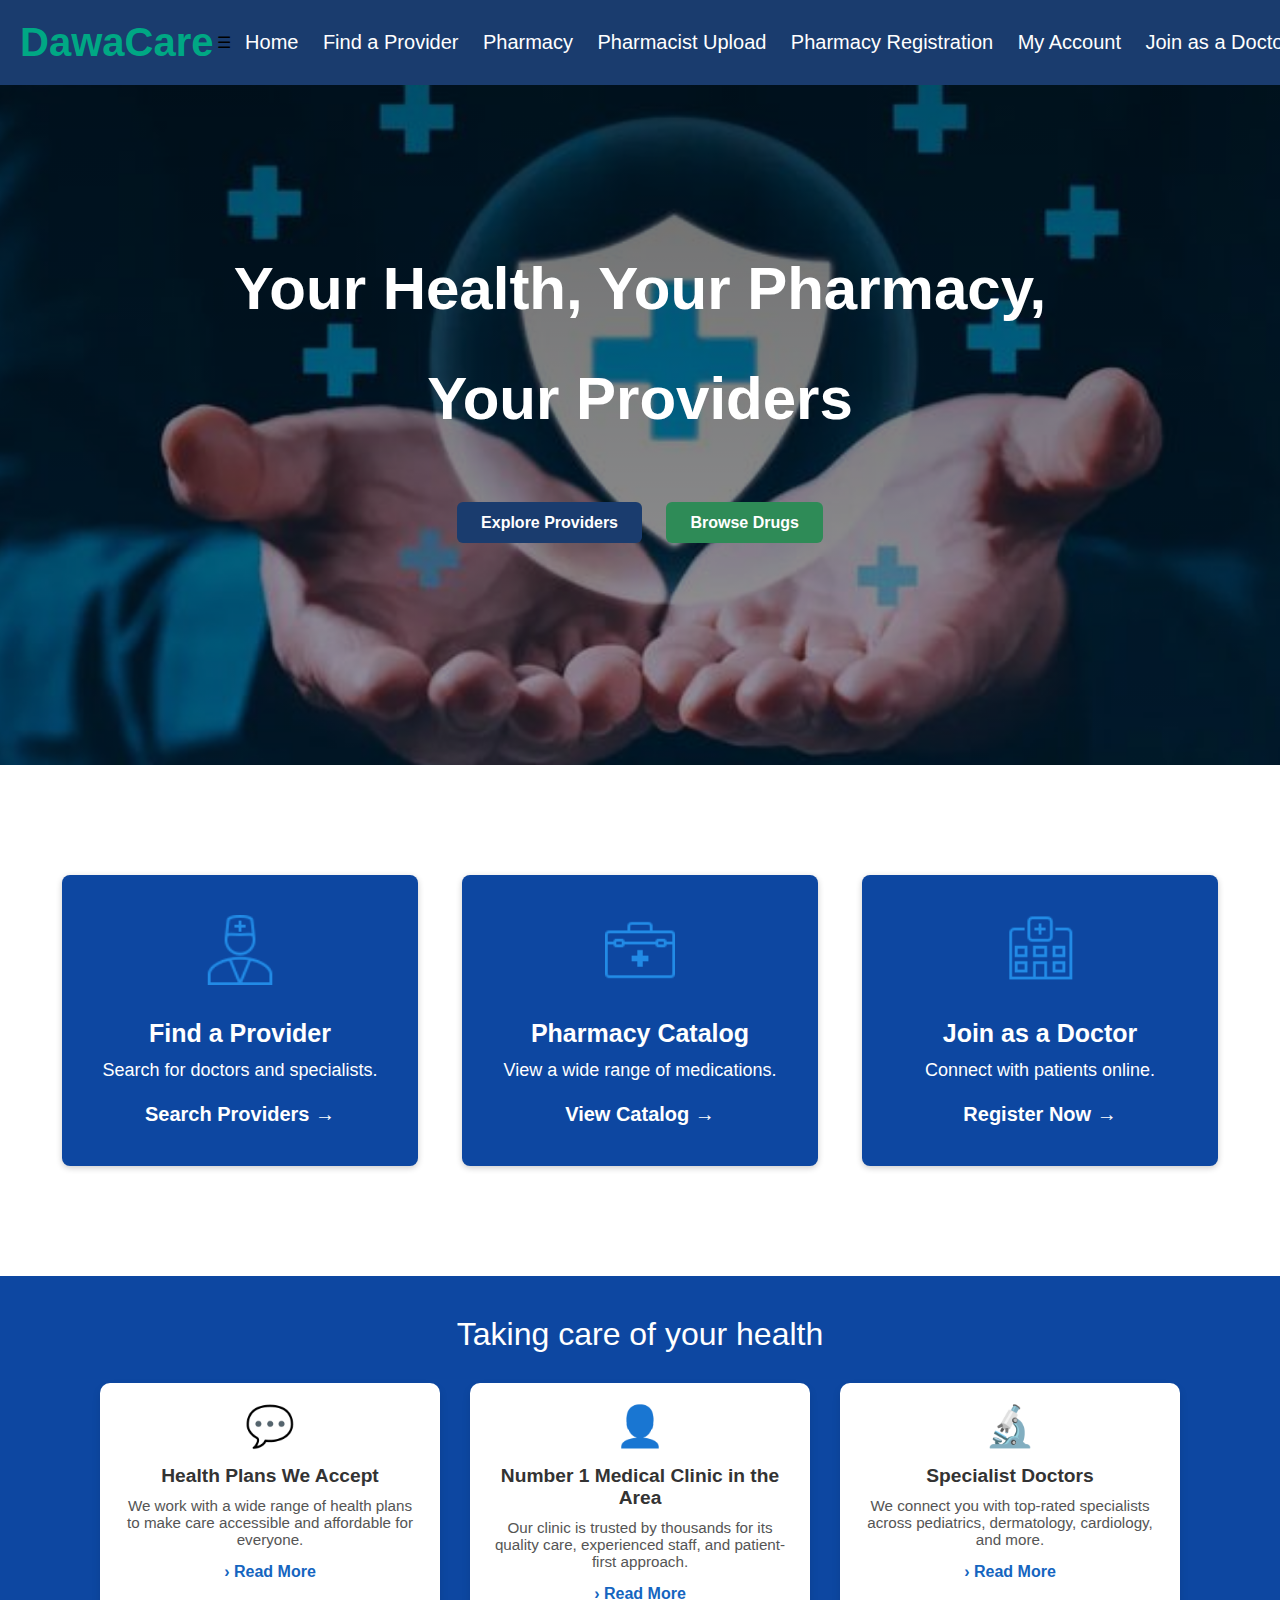
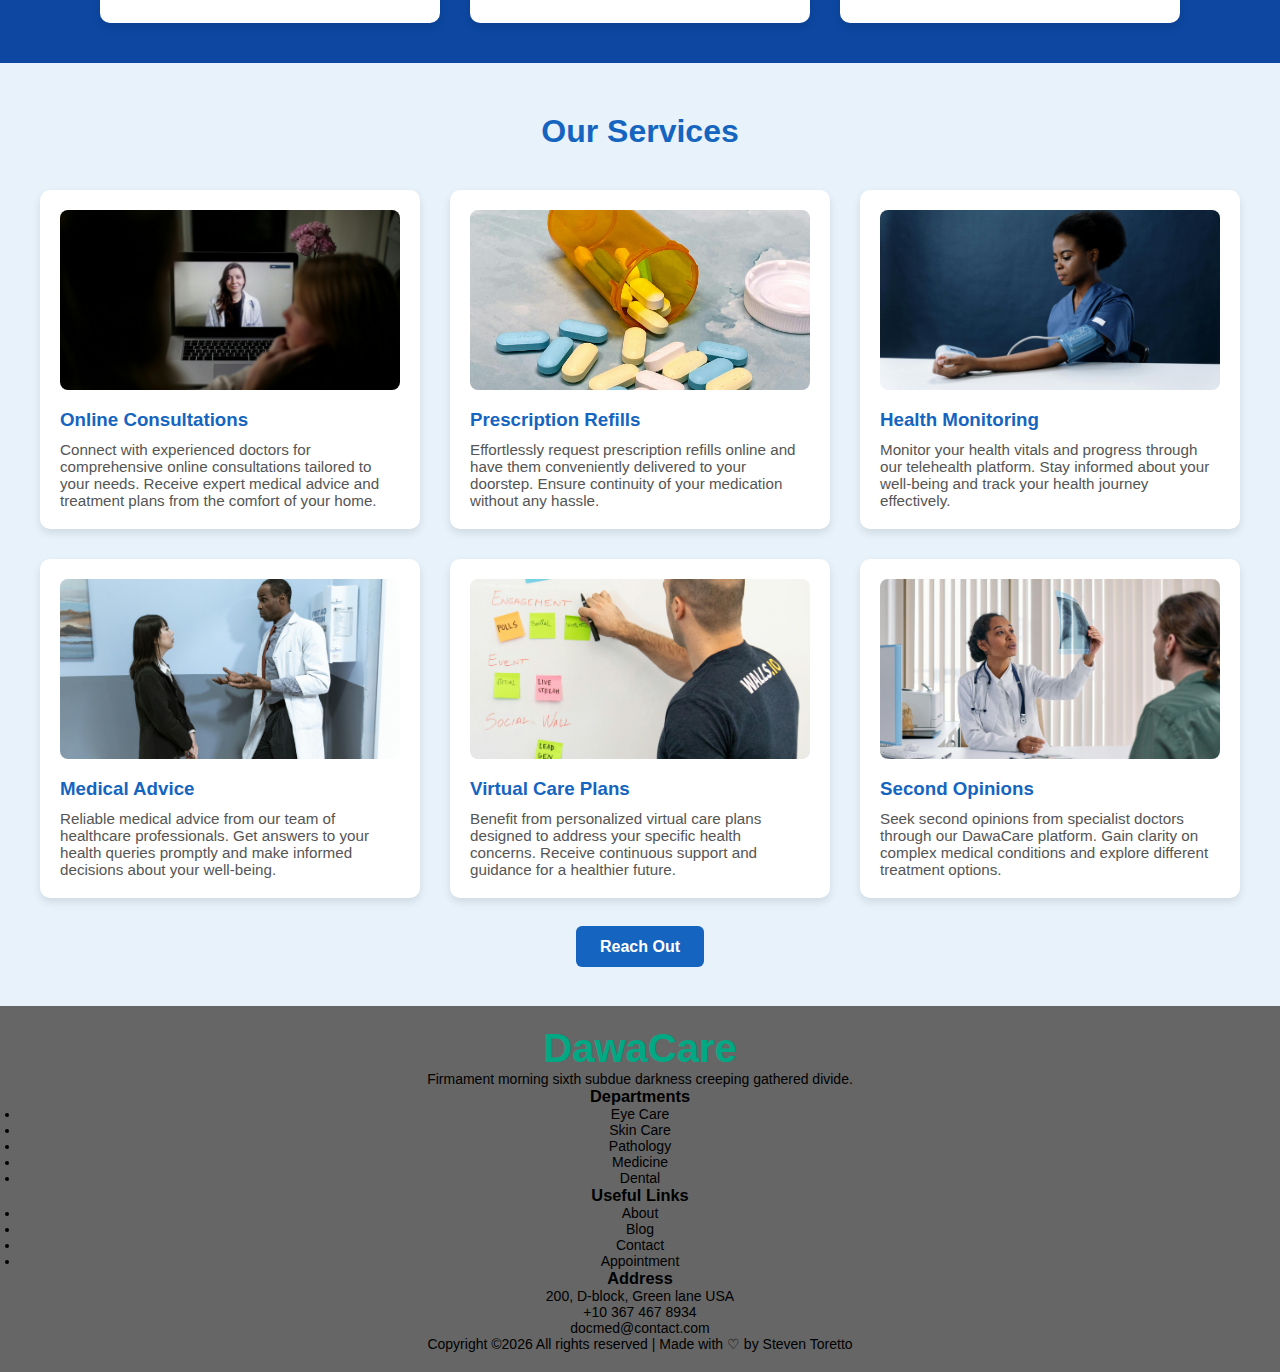
<file: index.html>
<!doctype html>
<html lang="en">
  <head>
    <meta charset="UTF-8" />
    <meta name="viewport" content="width=device-width, initial-scale=1.0" />
    <title>DawaCare</title>
    <link rel="stylesheet" href="./styles.css" />
  </head>
  <body>
    <nav>
  <div class="logo">DawaCare</div>
  <div class="hamburger" onclick="toggleMenu()">☰</div>
  <div class="links">
    <a href="./index.html">Home</a>
    <a href="./providers.html">Find a Provider</a>
    <a href="./catalog.html">Pharmacy</a>
    <a href="./upload.html">Pharmacist Upload</a>
    <a href="./register-pharmacy.html">Pharmacy Registration</a>
    <a href="./account.html">My Account</a>
    <a href="./doctor-register.html">Join as a Doctor</a>
  </div>
</nav>

    <header>
      

      <section class="hero">
        <h1>Your Health, Your Pharmacy, <br> Your Providers</h1>
        <div class="cta-buttons">
          <a href="./providers.html" class="btn btn-primary"
            >Explore Providers</a
          >
          <a href="./catalog.html" class="btn btn-secondary">Browse Drugs</a>
        </div>
      </section>

      
    </header>

    <main>


      <section class="services">
        <div class="card">
          <img
            src="./images/icons8-doctor-50.png"
            alt="Doctor Icon"
            class="card-img"
          />
          <h2>Find a Provider</h2>
          <p>Search for doctors and specialists.</p>
          <a href="./providers.html">Search Providers &rarr;</a>
        </div>
        <div class="card">
          <img
            src="./images/icons8-doctors-bag-50.png"
            alt="Pharmacy Icon"
            class="card-img"
          />
          <h2>Pharmacy Catalog</h2>
          <p>View a wide range of medications.</p>
          <a href="./catalog.html">View Catalog &rarr;</a>
        </div>
        <div class="card">
          <img
            src="./images/icons8-hospital-50.png"
            alt="Hospital Icon"
            class="card-img"
          />
          <h2>Join as a Doctor</h2>
          <p>Connect with patients online.</p>
          <a href="./doctor-register.html">Register Now &rarr;</a>
        </div>
      </section>





      <section class="health-highlights">
        <h2>Taking care of your health</h2>
        <div class="highlight-columns">
          <!-- Column 1 -->
          <div class="highlight-box">
            <div class="icon">&#128172;</div>
            <!-- Speech bubble icon -->
            <h3>Health Plans We Accept</h3>
            <p>
              We work with a wide range of health plans to make care accessible
              and affordable for everyone.
            </p>
            <a href="plans.html" class="read-more">› Read More</a>
          </div>

          <!-- Column 2 -->
          <div class="highlight-box">
            <div class="icon">&#128100;</div>
            <!-- Person icon -->
            <h3>Number 1 Medical Clinic in the Area</h3>
            <p>
              Our clinic is trusted by thousands for its quality care,
              experienced staff, and patient-first approach.
            </p>
            <a href="clinic.html" class="read-more">› Read More</a>
          </div>

          <!-- Column 3 -->
          <div class="highlight-box">
            <div class="icon">&#128300;</div>
            <!-- Stethoscope icon -->
            <h3>Specialist Doctors</h3>
            <p>
              We connect you with top-rated specialists across pediatrics,
              dermatology, cardiology, and more.
            </p>
            <a href="specialists.html" class="read-more">› Read More</a>
          </div>
        </div>
      </section>

      <section class="our-services">
        <h2>Our Services</h2>
        <div class="service-grid">
          <div class="service-box">
            <img
              src="./images/pexels-cottonbro-5867189.jpg"
              alt="Online Consultation"
            />
            <h3>Online Consultations</h3>
            <p>
              Connect with experienced doctors for comprehensive online
              consultations tailored to your needs. Receive expert medical
              advice and treatment plans from the comfort of your home.
            </p>
          </div>
          <div class="service-box">
            <img
              src="./images/pexels-etatics-inc-252430999-16051964.jpg"
              alt="Prescription Refills"
            />
            <h3>Prescription Refills</h3>
            <p>
              Effortlessly request prescription refills online and have them
              conveniently delivered to your doorstep. Ensure continuity of your
              medication without any hassle.
            </p>
          </div>
          <div class="service-box">
            <img src="./images/pexels-cottonbro-5721671.jpg" alt="Health Monitoring" />
            <h3>Health Monitoring</h3>
            <p>
              Monitor your health vitals and progress through our telehealth
              platform. Stay informed about your well-being and track your
              health journey effectively.
            </p>
          </div>
          <div class="service-box">
            <img src="./images/pexels-rdne-6129654.jpg" alt="Medical Advice" />
            <h3>Medical Advice</h3>
            <p>
              Reliable medical advice from our team of healthcare professionals.
              Get answers to your health queries promptly and make informed
              decisions about your well-being.
            </p>
          </div>
          <div class="service-box">
            <img src="./images/pexels-walls-io-440716388-17714158.jpg" alt="Virtual Care Plans" />
            <h3>Virtual Care Plans</h3>
            <p>
              Benefit from personalized virtual care plans designed to address
              your specific health concerns. Receive continuous support and
              guidance for a healthier future.
            </p>
          </div>
          <div class="service-box">
            <img src="./images/pexels-cottonbro-7579834 (1).jpg" alt="Second Opinions" />
            <h3>Second Opinions</h3>
            <p>
              Seek second opinions from specialist doctors through our
              DawaCare platform. Gain clarity on complex medical conditions
              and explore different treatment options.
            </p>
          </div>
        </div>
        <div class="reach-out">
          <a href="./contact.html" class="reach-btn">Reach Out</a>
        </div>
      </section>
    </main>

      <footer class="footer">
  <div class="footer-container">
    <!-- Branding & Social -->
    <div class="footer-section">
      <h2 class="logo">DawaCare</h2>
      <p class="tagline">Firmament morning sixth subdue darkness creeping gathered divide.</p>
      <div class="social-icons">
        <a href="#"><i class="fab fa-linkedin"></i></a>
        <a href="#"><i class="fab fa-facebook"></i></a>
        <a href="#"><i class="fab fa-twitter"></i></a>
        <a href="#"><i class="fab fa-instagram"></i></a>
      </div>
    </div>

    <!-- Departments -->
    <div class="footer-section">
      <h3>Departments</h3>
      <ul>
        <li>Eye Care</li>
        <li>Skin Care</li>
        <li>Pathology</li>
        <li>Medicine</li>
        <li>Dental</li>
      </ul>
    </div>

    <!-- Useful Links -->
    <div class="footer-section">
      <h3>Useful Links</h3>
      <ul>
        <li>About</li>
        <li>Blog</li>
        <li>Contact</li>
        <li>Appointment</li>
      </ul>
    </div>

    <!-- Address -->
    <div class="footer-section">
      <h3>Address</h3>
      <p>200, D-block, Green lane USA</p>
      <p>+10 367 467 8934</p>
      <p>docmed@contact.com</p>
    </div>
  </div>

  <!-- Copyright -->
  <div class="footer-bottom">
    <p>Copyright ©2026 All rights reserved | Made with ♡ by Steven Toretto</p>
  </div>
    <script>
  function toggleMenu() {
    const links = document.querySelector('.links');
    links.style.display = links.style.display === 'flex' ? 'none' : 'flex';
  }
</script>

  </body>
</html>
</file>
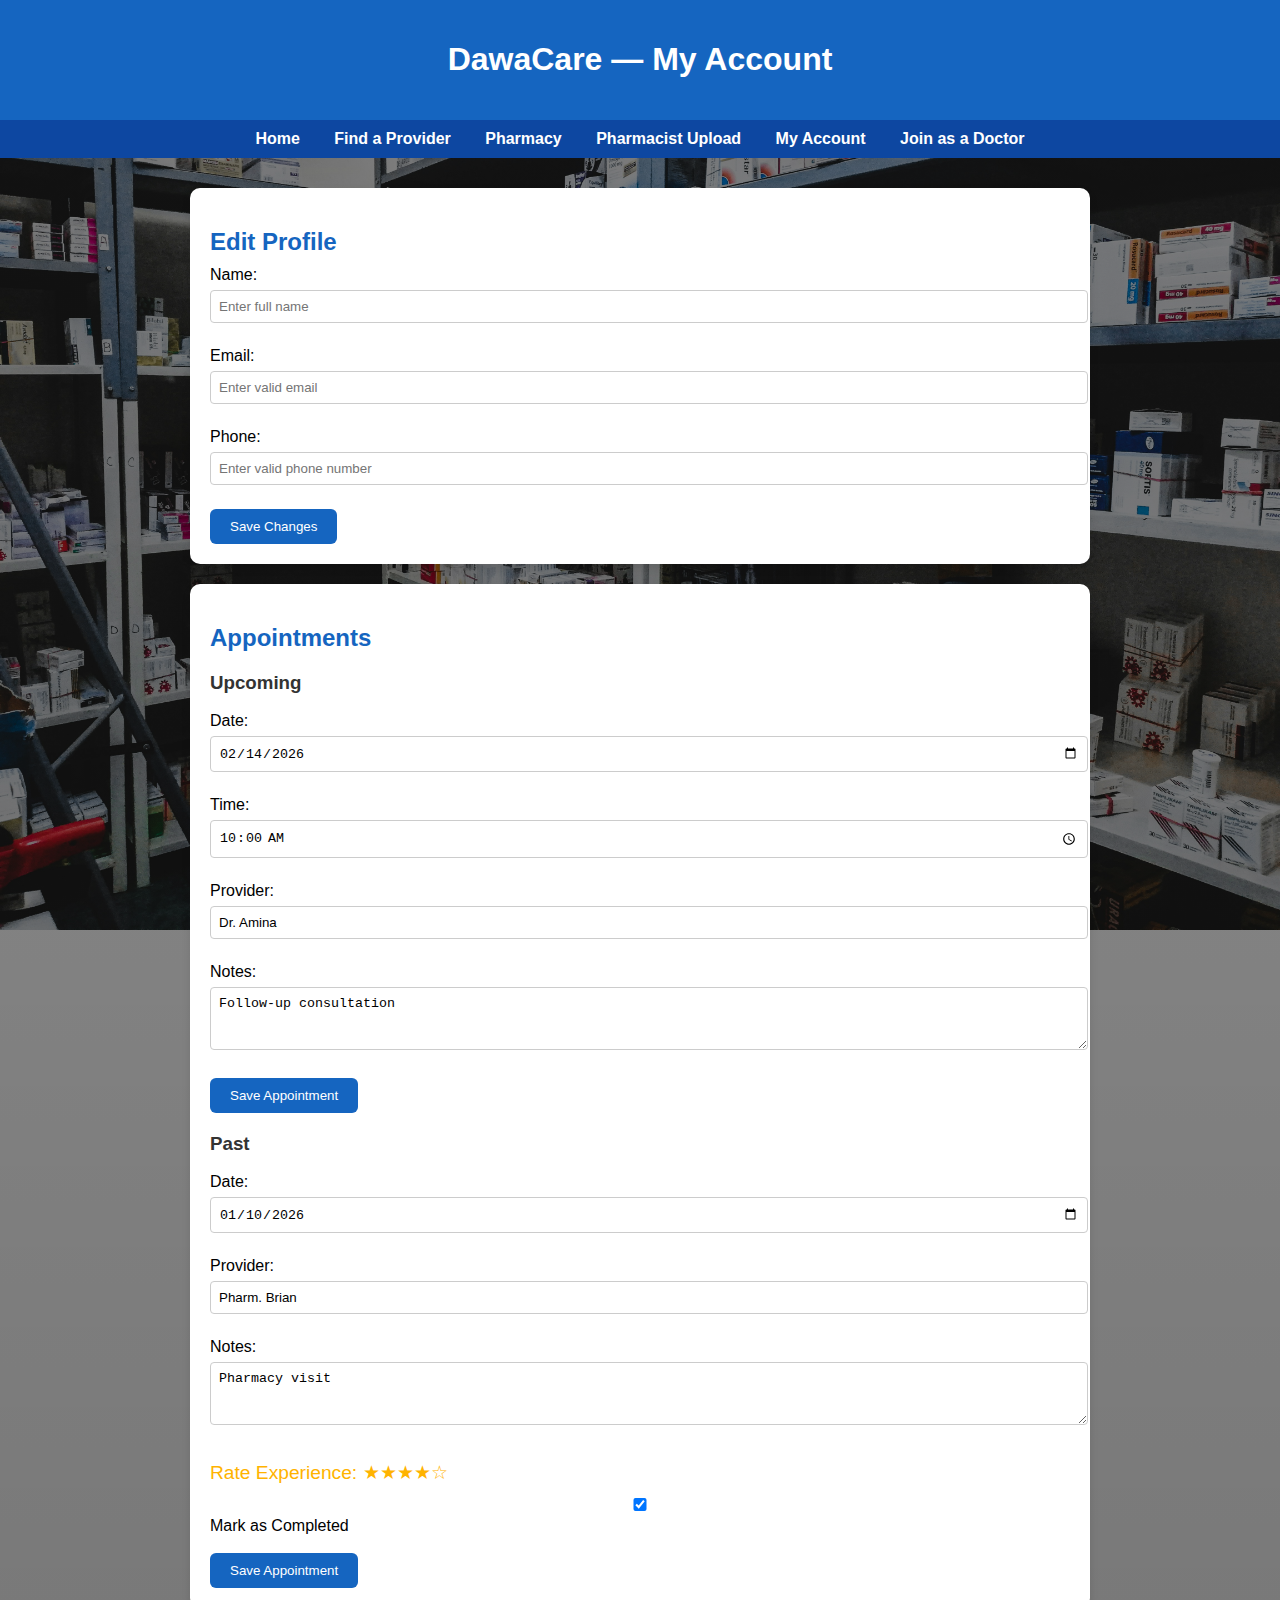
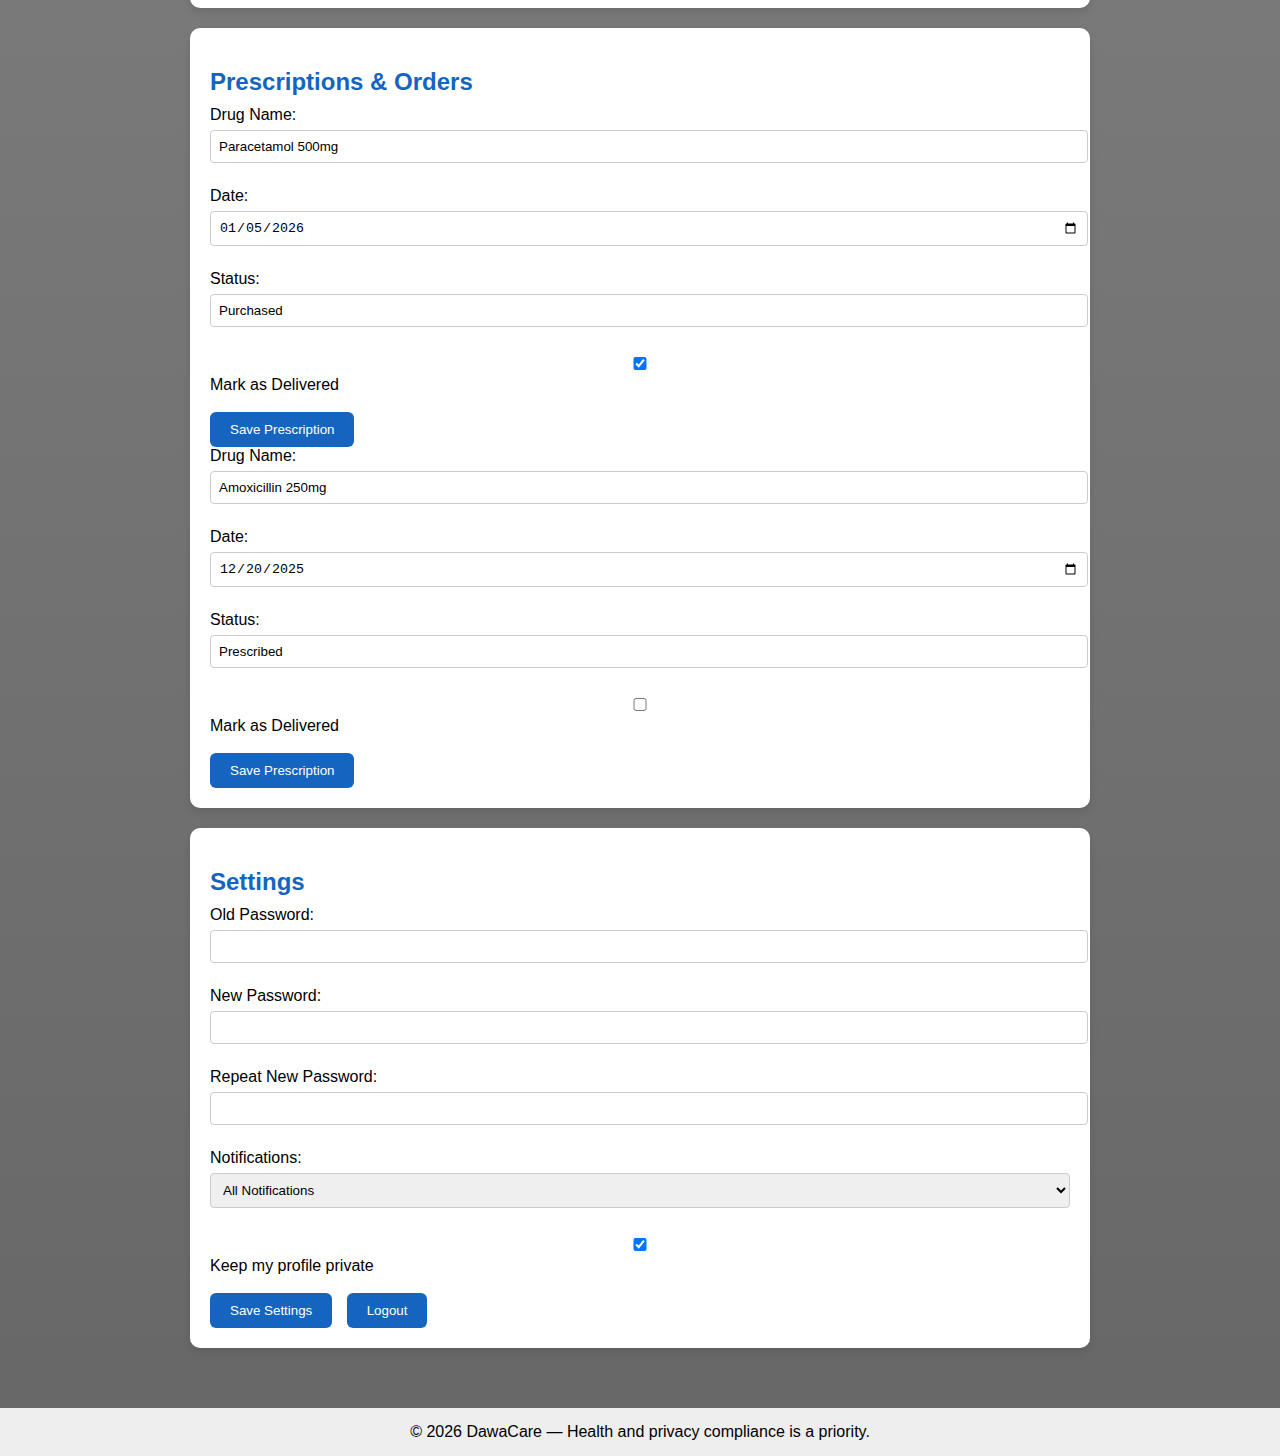
<file: account.html>
<!doctype html>
<html lang="en">
  <head>
    <meta charset="UTF-8" />
    <meta name="viewport" content="width=device-width, initial-scale=1.0" />
    <title>DawaCare — My Account</title>
    <style>
      body {
        font-family: Arial, sans-serif;
        margin: 0;
        background:
          linear-gradient(rgba(0, 0, 0, 0.446), rgba(0, 0, 0, 0.596)),
          url(./arpad-czapp-tvP6pCnq9iI-unsplash.jpg) no-repeat center center
            fixed;
        background-size: cover;
      }
      header {
        background: #1565c0;
        color: white;
        padding: 20px;
        text-align: center;
      }
      nav {
        background: #0d47a1;
        padding: 10px;
        text-align: center;
      }
      nav a {
        color: white;
        margin: 0 15px;
        text-decoration: none;
        font-weight: bold;
      }
      .container {
        max-width: 900px;
        margin: 20px auto;
        padding: 10px;
      }
      .card {
        background: white;
        border-radius: 10px;
        padding: 20px;
        margin-bottom: 20px;
        box-shadow: 0 4px 8px rgba(0, 0, 0, 0.1);
      }
      .card h2 {
        color: #1565c0;
        margin-bottom: 10px;
      }
      .card h3 {
        color: #333;
        margin-top: 20px;
      }
      form input,
      form textarea,
      form select {
        width: 100%;
        padding: 8px;
        margin: 6px 0;
        border: 1px solid #ccc;
        border-radius: 4px;
      }
      form button {
        background-color: #1565c0;
        color: white;
        padding: 10px 20px;
        border: none;
        border-radius: 6px;
        cursor: pointer;
        margin-right: 10px;
      }
      form button:hover {
        background-color: #0d47a1;
      }
      .stars {
        color: #ffb300; /* golden yellow */
        font-size: 1.2em;
        margin: 8px 0;
        cursor: pointer;
      }
      label input[type="checkbox"] {
        margin-right: 6px;
      }
      footer {
        background: #eee;
        text-align: center;
        padding: 15px;
        margin-top: 30px;
      }
    </style>
  </head>
  <body>
    <header><h1>DawaCare — My Account</h1></header>
    <nav>
      <a href="./index.html">Home</a>
      <a href="./providers.html">Find a Provider</a>
      <a href="./catalog.html">Pharmacy</a>
      <a href="./upload.html">Pharmacist Upload</a>
      <a href="./account.html">My Account</a>
      <a href="./doctor-register.html">Join as a Doctor</a>
    </nav>

    <div class="container">
      <!-- Editable Profile Section -->
      <div class="card">
        <h2>Edit Profile</h2>
        <form>
          <label for="name">Name:</label><br />
          <input
            type="text"
            id="name"
            name="name" required
            placeholder="Enter full name"
          /><br /><br />

          <label for="email">Email:</label><br />
          <input
            type="email"
            id="email"
            name="email" required
            placeholder="Enter valid email"
          /><br /><br />

          <label for="phone">Phone:</label><br />
          <input
            type="tel"
            id="phone"
            name="phone"
            placeholder="Enter valid phone number"
          /><br /><br />

          <button type="submit">Save Changes</button>
        </form>
      </div>

      <!-- Editable Appointments Section -->
      <div class="card">
        <h2>Appointments</h2>

        <!-- Upcoming Appointment -->
        <h3>Upcoming</h3>
        <form>
          <label for="appt-date1">Date:</label><br />
          <input
            type="date"
            id="appt-date1"
            name="appt-date1"
            value="2026-02-14"
          /><br /><br />

          <label for="appt-time1">Time:</label><br />
          <input
            type="time"
            id="appt-time1"
            name="appt-time1"
            value="10:00"
          /><br /><br />

          <label for="appt-provider1">Provider:</label><br />
          <input
            type="text"
            id="appt-provider1"
            name="appt-provider1"
            value="Dr. Amina"
          /><br /><br />

          <label for="appt-notes1">Notes:</label><br />
          <textarea id="appt-notes1" name="appt-notes1" rows="3">
Follow-up consultation</textarea
          ><br /><br />

          <button type="submit">Save Appointment</button>
        </form>

        <!-- Past Appointment -->
        <h3>Past</h3>
        <form>
          <label for="appt-date2">Date:</label><br />
          <input
            type="date"
            id="appt-date2"
            name="appt-date2"
            value="2026-01-10"
          /><br /><br />

          <label for="appt-provider2">Provider:</label><br />
          <input
            type="text"
            id="appt-provider2"
            name="appt-provider2"
            value="Pharm. Brian"
          /><br /><br />

          <label for="appt-notes2">Notes:</label><br />
          <textarea id="appt-notes2" name="appt-notes2" rows="3">
Pharmacy visit</textarea
          ><br /><br />

          <!-- Rating -->
          <p class="stars">Rate Experience: ★★★★☆</p>

          <!-- Completion -->
          <label>
            <input type="checkbox" name="completed" checked />
            Mark as Completed </label
          ><br /><br />

          <button type="submit">Save Appointment</button>
        </form>
      </div>

      <!-- Editable Prescriptions Section -->
      <div class="card">
        <h2>Prescriptions & Orders</h2>

        <!-- Prescription 1 -->
        <form>
          <label for="drug1">Drug Name:</label><br />
          <input
            type="text"
            id="drug1"
            name="drug1"
            value="Paracetamol 500mg"
          /><br /><br />

          <label for="date1">Date:</label><br />
          <input
            type="date"
            id="date1"
            name="date1"
            value="2026-01-05"
          /><br /><br />

          <label for="status1">Status:</label><br />
          <input
            type="text"
            id="status1"
            name="status1"
            value="Purchased"
          /><br /><br />

          <!-- Completion -->
          <label>
            <input type="checkbox" name="delivered" checked />
            Mark as Delivered </label
          ><br /><br />

          <button type="submit">Save Prescription</button>
        </form>

        <!-- Prescription 2 -->
        <form>
          <label for="drug2">Drug Name:</label><br />
          <input
            type="text"
            id="drug2"
            name="drug2"
            value="Amoxicillin 250mg"
          /><br /><br />

          <label for="date2">Date:</label><br />
          <input
            type="date"
            id="date2"
            name="date2"
            value="2025-12-20"
          /><br /><br />

          <label for="status2">Status:</label><br />
          <input
            type="text"
            id="status2"
            name="status2"
            value="Prescribed"
          /><br /><br />

          <!-- Completion -->
          <label>
            <input type="checkbox" name="delivered" />
            Mark as Delivered </label
          ><br /><br />

          <button type="submit">Save Prescription</button>
        </form>
      </div>

      <!-- Editable Settings Section -->
      <div class="card">
        <h2>Settings</h2>
        <form>
          <!-- Change Password -->
          <label for="password">Old Password:</label><br />
          <input type="password" id="password" name="password" /><br /><br />

          <label for="password">New Password:</label><br />
          <input type="password" id="password" name="password" /><br /><br />

          <label for="password">Repeat New Password:</label><br />
          <input type="password" id="password" name="password" /><br /><br />

          <!-- Notification Preferences -->
          <label for="notifications">Notifications:</label><br />
          <select id="notifications" name="notifications">
            <option value="all">All Notifications</option>
            <option value="important">Only Important</option>
            <option value="none">None</option></select
          ><br /><br />

          <!-- Privacy -->
          <label>
            <input type="checkbox" name="privacy" checked />
            Keep my profile private </label
          ><br /><br />

          <button type="submit">Save Settings</button>
          <button type="button">Logout</button>
        </form>
      </div>
    </div>

    <footer>
      &copy; 2026 DawaCare — Health and privacy compliance is a priority.
    </footer>
  </body>
</html>
</file>
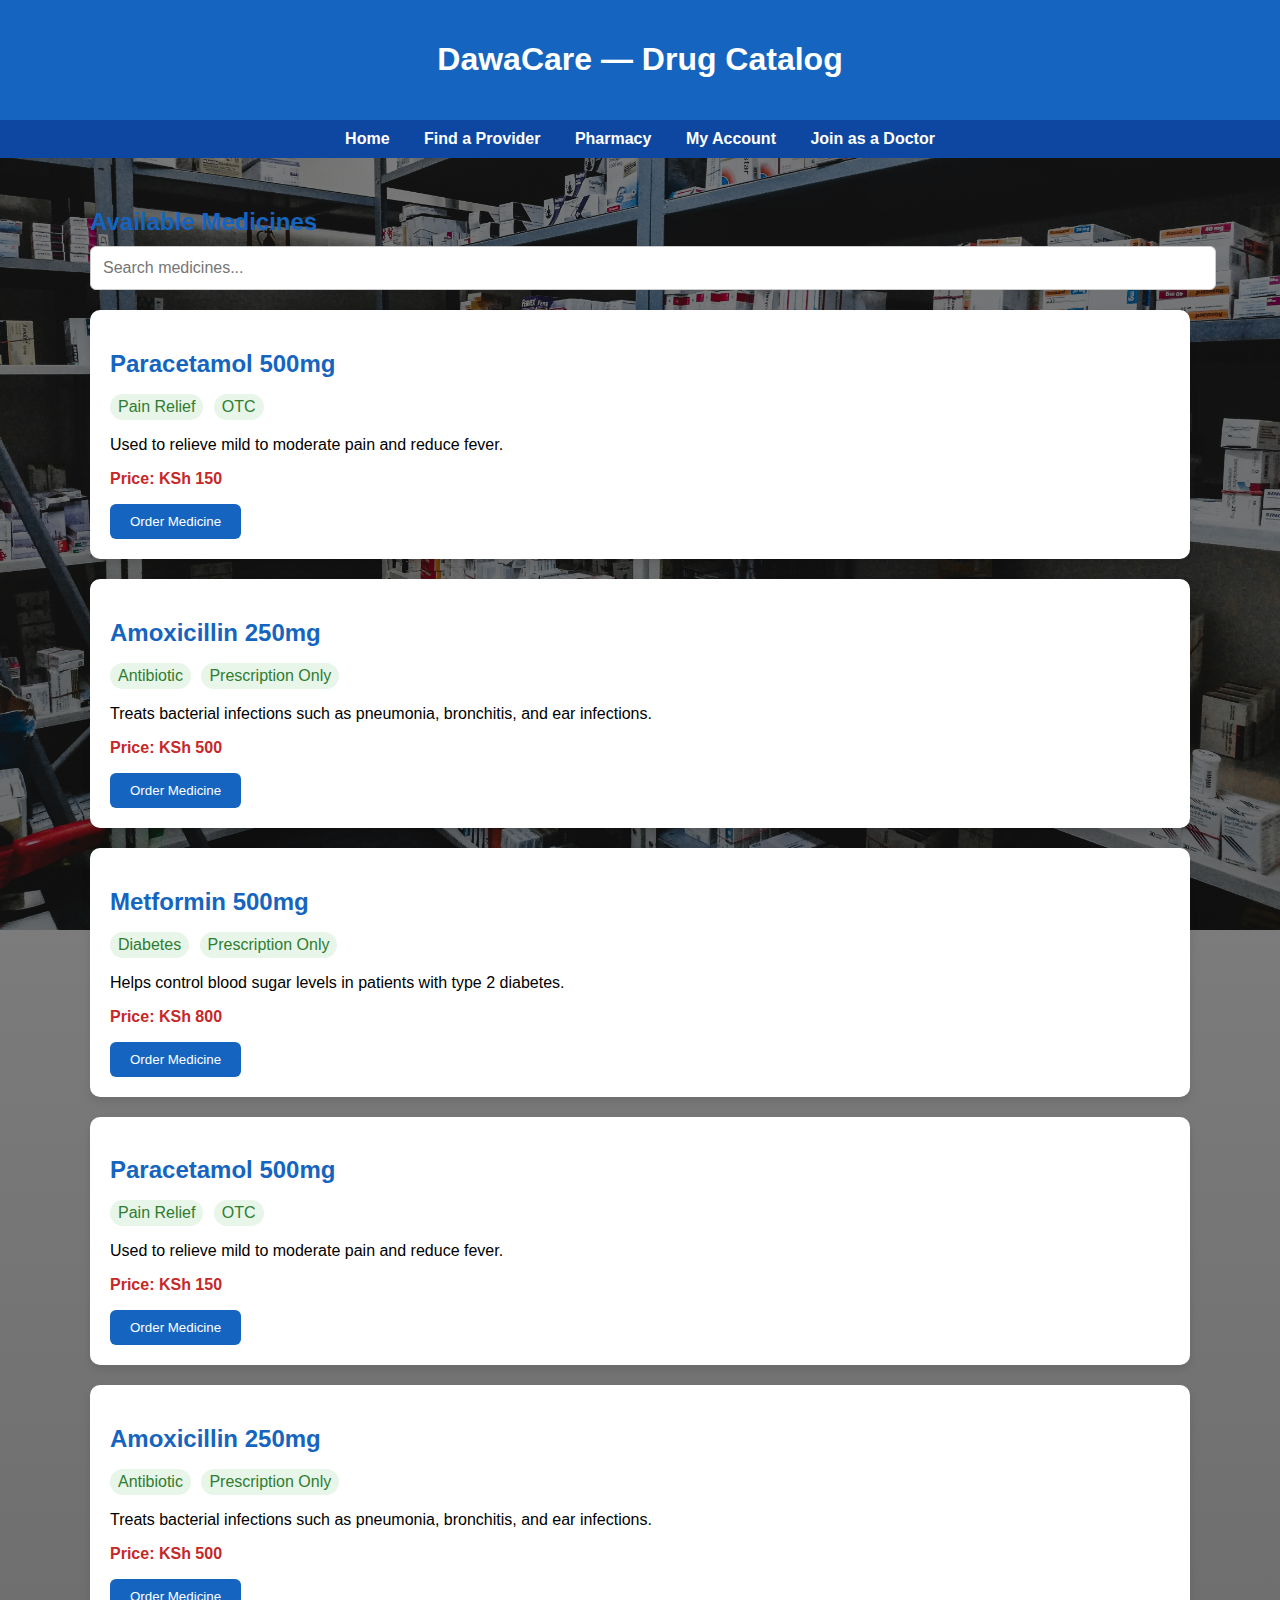
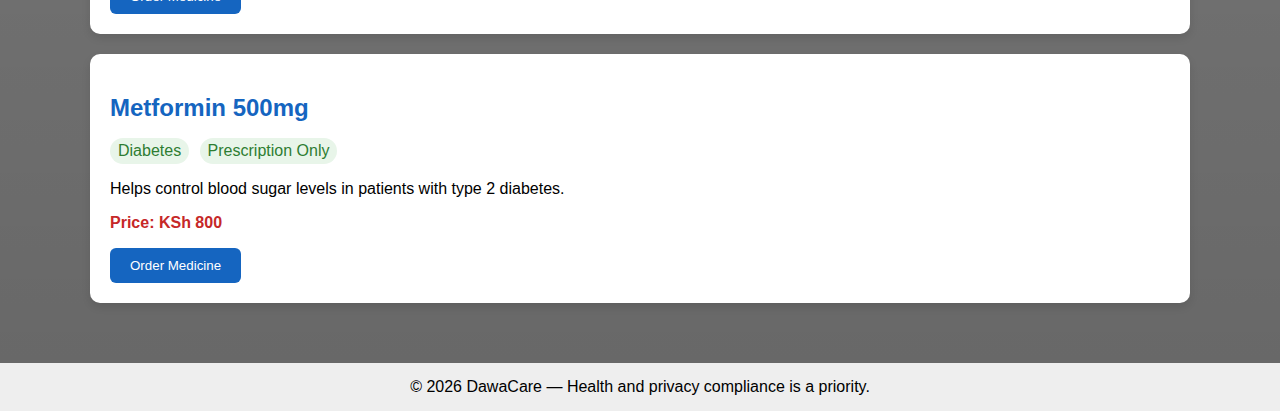
<file: catalog.html>
<!DOCTYPE html>
<html lang="en">
<head>
  <meta charset="UTF-8">
  <meta name="viewport" content="width=device-width, initial-scale=1.0">
  <title>DawaCare — Drug Catalog</title>
  <style>
    body { font-family: Arial, sans-serif; margin:0; background:linear-gradient(rgba(0, 0, 0, 0.446),rgba(0, 0, 0, 0.596)),
                url(./arpad-czapp-tvP6pCnq9iI-unsplash.jpg) no-repeat center center fixed;
      background-size: cover;}
    header { background:#1565C0; color:white; padding:20px; text-align:center; }
    nav { background:#0d47a1; padding:10px; text-align:center; }
    nav a { color:white; margin:0 15px; text-decoration:none; font-weight:bold; }
    .container { max-width:1100px; margin:20px auto; padding:10px; }
      /* Search bar styling */
    .card h2 { color:#1565C0; margin-bottom:10px; }
    .search-bar {
      width: 100%;
      padding: 12px;
      margin-bottom: 20px;
      border: 1px solid #ccc;
      border-radius: 6px;
      font-size: 16px;
    }
    .drug-card {
      background:white; border-radius:10px; padding:20px; margin-bottom:20px;
      box-shadow:0 4px 8px rgba(0,0,0,0.1);
    }
    
    .container h2 { color:#1565C0; margin-bottom:10px; }
    .badge { display:inline-block; background:#e8f5e9; color:#2e7d32;
             padding:4px 8px; border-radius:999px; margin-right:6px; }
    .price { font-weight:bold; color:#c62828; }
    footer { background:#eee; text-align:center; padding:15px; margin-top:30px; }
    .container button {
      background-color: #1565C0;
      color: white;
      padding: 10px 20px;
      border: none;
      border-radius: 6px;
      cursor: pointer;
      margin-right: 10px;
    }
    .container button:hover { background-color: #0d47a1; }

    @media (max-width: 600px) {
        .search-bar {
          width: 95%;
        }
      }
  </style>
</head>
<body>
  <header>
    <h1>DawaCare — Drug Catalog</h1>
  </header>
  <nav>
    <a href="./index.html">Home</a>
    <a href="./providers.html">Find a Provider</a>
    <a href="./catalog.html">Pharmacy</a>
    <a href="./account.html">My Account</a>
    <a href="./doctor-register.html">Join as a Doctor</a>
  </nav>

  <div class="container">
    <h2 id="search-hed">Available Medicines</h2>
    <input type="text" class="search-bar" placeholder="Search medicines...">
    <div class="drug-card">
      <h2>Paracetamol 500mg</h2>
      <p><span class="badge">Pain Relief</span> <span class="badge">OTC</span></p>
      <p>Used to relieve mild to moderate pain and reduce fever.</p>
      <p class="price">Price: KSh 150</p>
      <button type="submit">Order Medicine</button>
    </div>

    <div class="drug-card">
      <h2>Amoxicillin 250mg</h2>
      <p><span class="badge">Antibiotic</span> <span class="badge">Prescription Only</span></p>
      <p>Treats bacterial infections such as pneumonia, bronchitis, and ear infections.</p>
      <p class="price">Price: KSh 500</p>
      <button type="submit">Order Medicine</button>
    </div>

    <div class="drug-card">
      <h2>Metformin 500mg</h2>
      <p><span class="badge">Diabetes</span> <span class="badge">Prescription Only</span></p>
      <p>Helps control blood sugar levels in patients with type 2 diabetes.</p>
      <p class="price">Price: KSh 800</p>
      <button type="submit">Order Medicine</button>
    </div>
    <div class="drug-card">
      <h2>Paracetamol 500mg</h2>
      <p><span class="badge">Pain Relief</span> <span class="badge">OTC</span></p>
      <p>Used to relieve mild to moderate pain and reduce fever.</p>
      <p class="price">Price: KSh 150</p>
      <button type="submit">Order Medicine</button>
    </div>

    <div class="drug-card">
      <h2>Amoxicillin 250mg</h2>
      <p><span class="badge">Antibiotic</span> <span class="badge">Prescription Only</span></p>
      <p>Treats bacterial infections such as pneumonia, bronchitis, and ear infections.</p>
      <p class="price">Price: KSh 500</p>
      <button type="submit">Order Medicine</button>
    </div>

    <div class="drug-card">
      <h2>Metformin 500mg</h2>
      <p><span class="badge">Diabetes</span> <span class="badge">Prescription Only</span></p>
      <p>Helps control blood sugar levels in patients with type 2 diabetes.</p>
      <p class="price">Price: KSh 800</p>
      <button type="submit">Order Medicine</button>
    </div>
  </div>

  <footer>
    &copy; 2026 DawaCare — Health and privacy compliance is a priority.
  </footer>
</body>
</html>
</file>
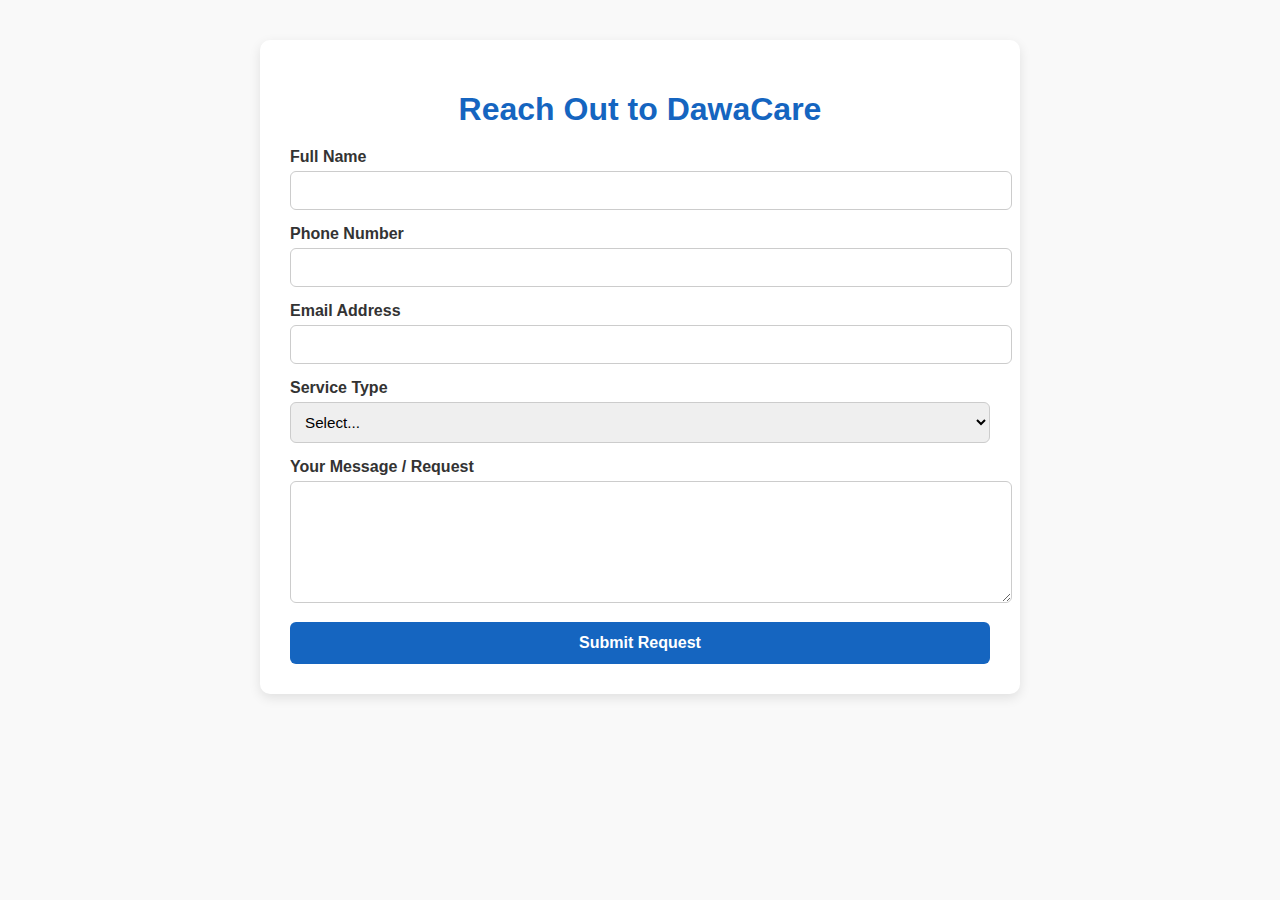
<file: contact.html>
<!DOCTYPE html>
<html lang="en">
<head>
  <meta charset="UTF-8">
  <meta name="viewport" content="width=device-width, initial-scale=1.0">
  <title>Contact & Booking | DawaCare</title>
  <style>
    body {
      font-family: Arial, sans-serif;
      margin: 0;
      background-color: #f9f9f9;
    }

    .contact-form {
      max-width: 700px;
      margin: 40px auto;
      background: white;
      padding: 30px;
      border-radius: 10px;
      box-shadow: 0 4px 12px rgba(0,0,0,0.1);
    }

    .contact-form h1 {
      text-align: center;
      color: #1565C0;
      margin-bottom: 20px;
    }

    .form-group {
      margin-bottom: 15px;
    }

    .form-group label {
      display: block;
      font-weight: bold;
      margin-bottom: 5px;
      color: #333;
    }

    .form-group input,
    .form-group select,
    .form-group textarea {
      width: 100%;
      padding: 10px;
      border-radius: 6px;
      border: 1px solid #ccc;
      font-size: 0.95em;
    }

    .form-group textarea {
      resize: vertical;
      min-height: 100px;
    }

    .submit-btn {
      display: block;
      width: 100%;
      background-color: #1565C0;
      color: white;
      padding: 12px;
      border: none;
      border-radius: 6px;
      font-size: 1em;
      font-weight: bold;
      cursor: pointer;
      transition: background-color 0.2s ease;
    }

    .submit-btn:hover {
      background-color: #0d47a1;
    }
  </style>
</head>
<body>

  <section class="contact-form">
    <h1>Reach Out to DawaCare</h1>
    <form id="contactForm">
      
      <div class="form-group">
        <label for="fullName">Full Name</label>
        <input type="text" id="fullName" required>
      </div>

      <div class="form-group">
        <label for="phone">Phone Number</label>
        <input type="tel" id="phone" required>
      </div>

      <div class="form-group">
        <label for="email">Email Address</label>
        <input type="email" id="email">
      </div>

      <div class="form-group">
        <label for="service">Service Type</label>
        <select id="service" required>
          <option value="">Select...</option>
          <option value="Online Consultation">Online Consultation</option>
          <option value="Prescription Refill">Prescription Refill</option>
          <option value="Health Monitoring">Health Monitoring</option>
          <option value="Medical Advice">Medical Advice</option>
          <option value="Virtual Care Plan">Virtual Care Plan</option>
          <option value="Second Opinion">Second Opinion</option>
        </select>
      </div>

      <div class="form-group">
        <label for="message">Your Message / Request</label>
        <textarea id="message" required></textarea>
      </div>

      <button type="submit" class="submit-btn">Submit Request</button>
    </form>
  </section>

  <script>
    document.getElementById('contactForm').addEventListener('submit', function(e) {
      e.preventDefault();

      const request = {
        name: document.getElementById('fullName').value,
        phone: document.getElementById('phone').value,
        email: document.getElementById('email').value,
        service: document.getElementById('service').value,
        message: document.getElementById('message').value
      };

      let requests = JSON.parse(localStorage.getItem('dawacareRequests')) || [];
      requests.push(request);
      localStorage.setItem('dawacareRequests', JSON.stringify(requests));

      alert("✅ Your request has been submitted!");
      document.getElementById('contactForm').reset();
    });
  </script>

</body>
</html>
</file>
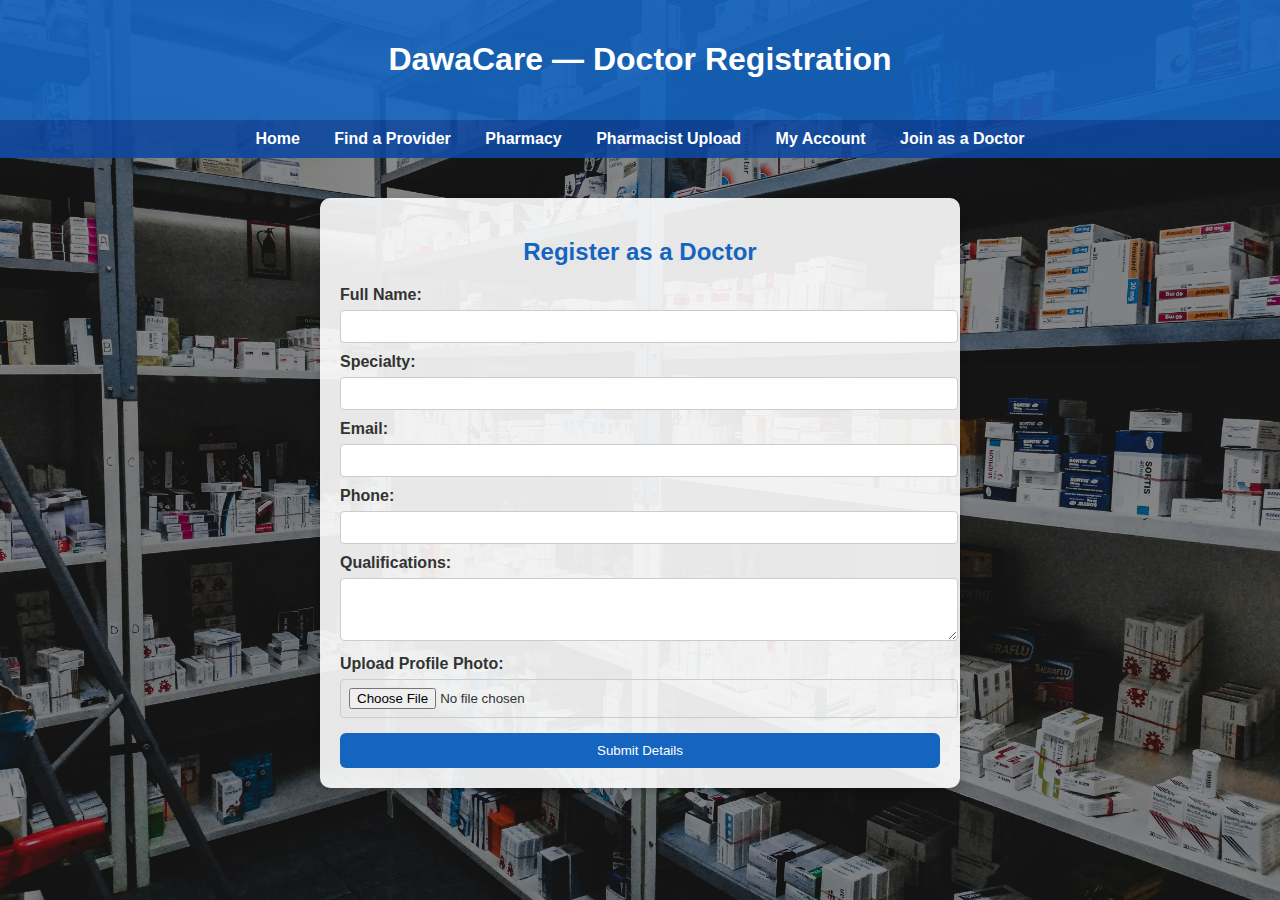
<file: doctor-register.html>
<!DOCTYPE html>
<html lang="en">
<head>
  <meta charset="UTF-8">
  <meta name="viewport" content="width=device-width, initial-scale=1.0">
  <title>Doctor Registration</title>
  <style>
    body {
      font-family: Arial, sans-serif;
      margin: 0;
      background: linear-gradient(rgba(0,0,0,0.4), rgba(0,0,0,0.4)),url(./arpad-czapp-tvP6pCnq9iI-unsplash.jpg) no-repeat center center fixed;
      background-size: cover;
      color: #333;
    }
    header {
      background: rgba(21, 101, 192, 0.9);
      color: white;
      padding: 20px;
      text-align: center;
    }
    nav {
      background: rgba(13, 71, 161, 0.9);
      padding: 10px;
      text-align: center;
    }
    nav a {
      color: white;
      margin: 0 15px;
      text-decoration: none;
      font-weight: bold;
    }
    nav a:hover {
      text-decoration: underline;
    }
    .container {
      max-width: 600px;
      margin: 40px auto;
      background: rgba(255,255,255,0.9);
      padding: 20px;
      border-radius: 10px;
      box-shadow: 0 4px 8px rgba(0,0,0,0.2);
    }
    h2 {
      color: #1565C0;
      text-align: center;
    }
    form label {
      font-weight: bold;
      display: block;
      margin-top: 10px;
    }
    form input, form textarea {
      width: 100%;
      padding: 8px;
      margin-top: 6px;
      border: 1px solid #ccc;
      border-radius: 4px;
    }
    form button {
      background-color: #1565C0;
      color: white;
      padding: 10px 20px;
      border: none;
      border-radius: 6px;
      cursor: pointer;
      margin-top: 15px;
      width: 100%;
    }
    form button:hover {
      background-color: #0d47a1;
    }
  </style>
</head>
<body>
  <header>
    <h1>DawaCare — Doctor Registration</h1>
  </header>

  <!-- Navigation bar -->
  <nav>
    <a href="index.html">Home</a>
    <a href="providers.html">Find a Provider</a>
    <a href="catalog.html">Pharmacy</a>
    <a href="./upload.html">Pharmacist Upload</a>
    <a href="account.html">My Account</a>
    <a href="./doctor-register.html">Join as a Doctor</a>
  </nav>

  <div class="container">
    <h2>Register as a Doctor</h2>
    <form action="submit-doctor.php" method="POST" enctype="multipart/form-data">
      <label for="doc-name">Full Name:</label>
      <input type="text" id="doc-name" name="doc-name" required>

      <label for="doc-specialty">Specialty:</label>
      <input type="text" id="doc-specialty" name="doc-specialty" required>

      <label for="doc-email">Email:</label>
      <input type="email" id="doc-email" name="doc-email" required>

      <label for="doc-phone">Phone:</label>
      <input type="tel" id="doc-phone" name="doc-phone">

      <label for="doc-qualifications">Qualifications:</label>
      <textarea id="doc-qualifications" name="doc-qualifications" rows="3"></textarea>

      <label for="doc-photo">Upload Profile Photo:</label>
      <input type="file" id="doc-photo" name="doc-photo" accept="image/*">

      <button type="submit">Submit Details</button>
    </form>
  </div>
</body>
</html>
</file>
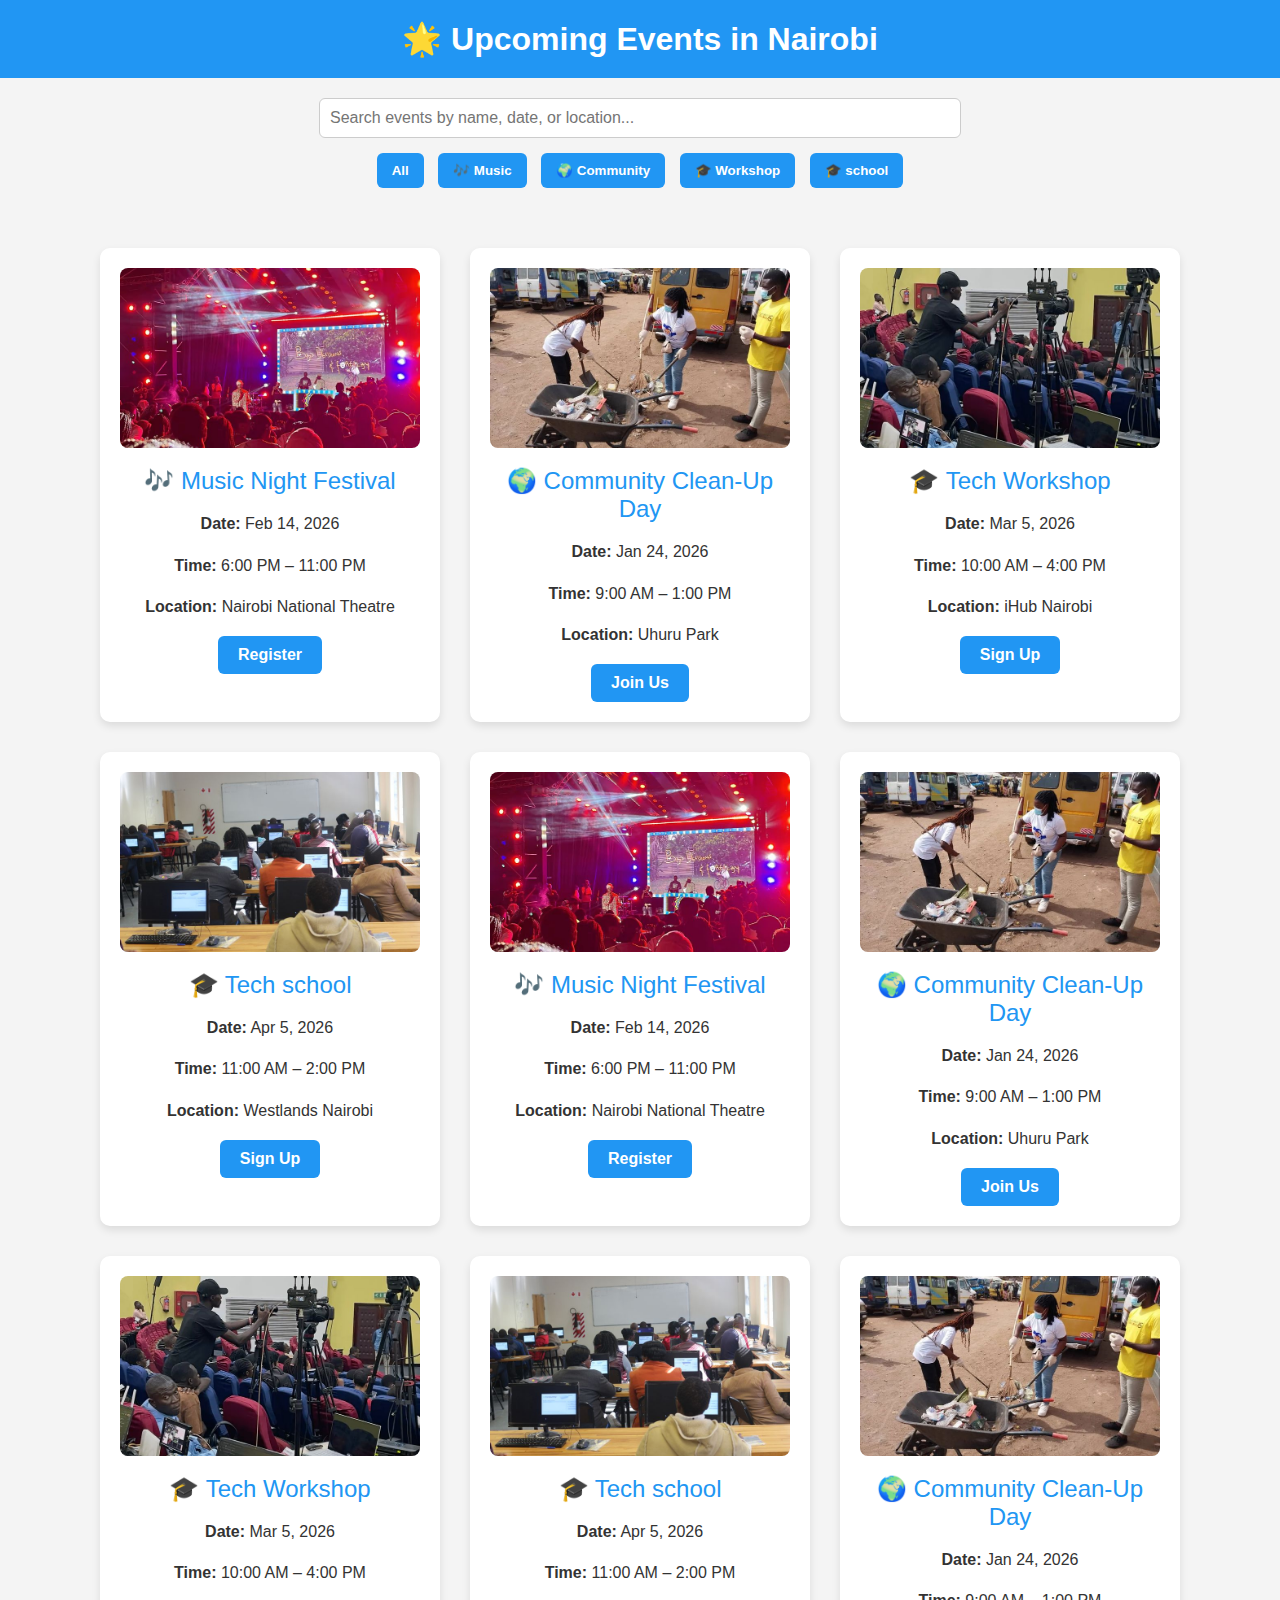
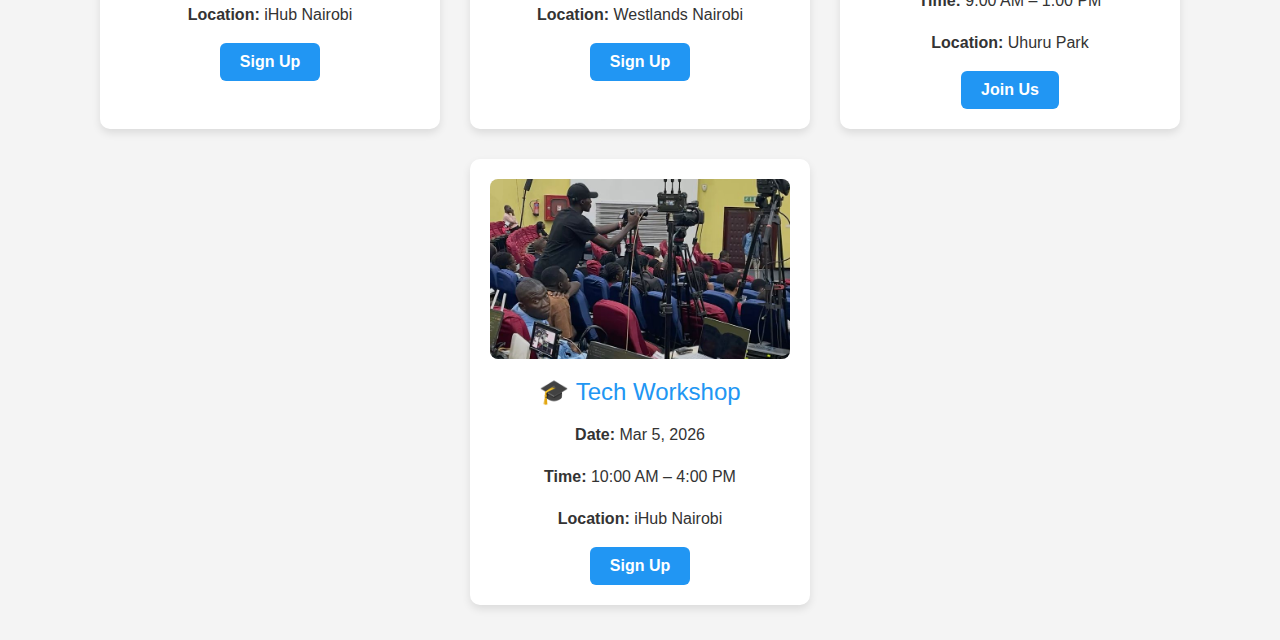
<file: index2.html>
<!doctype html>
<html lang="en">
  <head>
    <meta charset="UTF-8" />
    <meta name="viewport" content="width=device-width, initial-scale=1.0" />
    <title>Upcoming Events Board</title>
    <style>
      body {
        font-family: "Segoe UI", Arial, sans-serif;
        margin: 0;
        background: #f4f4f4;
        color: #333;
      }
      header {
        background: #2196f3;
        color: white;
        padding: 20px;
        text-align: center;
        font-size: 2em;
        font-weight: bold;
      }
      .controls {
        text-align: center;
        margin: 20px;
      }
      .controls input {
        padding: 10px;
        width: 50%;
        border-radius: 6px;
        border: 1px solid #ccc;
        font-size: 1em;
        margin-bottom: 10px;
      }
      .controls button {
        padding: 10px 15px;
        margin: 5px;
        border: none;
        border-radius: 6px;
        background: #2196f3;
        color: white;
        font-weight: bold;
        cursor: pointer;
        transition: 0.3s;
      }
      .controls button:hover {
        background: #1565c0;
      }
      .event-board {
        display: flex;
        flex-wrap: wrap;
        justify-content: center;
        padding: 20px;
      }
      .event-card {
        background: white;
        border-radius: 10px;
        box-shadow: 0 4px 8px rgba(0, 0, 0, 0.1);
        margin: 15px;
        width: 300px;
        padding: 20px;
        text-align: center;
        transition: transform 0.3s;
      }
      .event-card:hover {
        transform: scale(1.05);
      }
      .event-image {
        width: 100%;
        height: 180px;
        object-fit: cover;
        border-radius: 8px;
        margin-bottom: 15px;
      }
      .event-title {
        font-size: 1.5em;
        color: #2196f3;
        margin-bottom: 10px;
      }
      .event-details {
        font-size: 1em;
        line-height: 1.6;
        margin-bottom: 15px;
      }
      .cta {
        display: inline-block;
        padding: 10px 20px;
        background: #2196f3;
        color: white;
        font-weight: bold;
        border-radius: 6px;
        text-decoration: none;
        transition: 0.3s;
      }
      .cta:hover {
        background: #1565c0;
      }
      @media (max-width: 600px) {
        .event-card {
          width: 90%;
        }
      }
    </style>
  </head>
  <body>
    <header>🌟 Upcoming Events in Nairobi</header>

    <!-- Search + Filter Controls -->
    <div class="controls">
      <input
        type="text"
        id="searchInput"
        placeholder="Search events by name, date, or location..."
      />
      <br />
      <button onclick="filterEvents('all')">All</button>
      <button onclick="filterEvents('music')">🎶 Music</button>
      <button onclick="filterEvents('community')">🌍 Community</button>
      <button onclick="filterEvents('workshop')">🎓 Workshop</button>
      <button onclick="filterEvents('school')">🎓 school</button>
    </div>

    <div class="event-board" id="eventBoard">
      <!-- Event 1 -->
      <div class="event-card" data-category="music">
        <img
          src="./Rave2.jpeg"
          alt="Music Night Festival"
          class="event-image"
        />
        <div class="event-title">🎶 Music Night Festival</div>
        <div class="event-details">
          <p><strong>Date:</strong> Feb 14, 2026</p>
          <p><strong>Time:</strong> 6:00 PM – 11:00 PM</p>
          <p><strong>Location:</strong> Nairobi National Theatre</p>
        </div>
        <a href="#" class="cta">Register</a>
      </div>

      <!-- Event 2 -->
      <div class="event-card" data-category="community">
        <img
          src="./Community in action! 🌍🌱 These dedicated….jpeg"
          alt="Community Clean-Up Day"
          class="event-image"
        />
        <div class="event-title">🌍 Community Clean-Up Day</div>
        <div class="event-details">
          <p><strong>Date:</strong> Jan 24, 2026</p>
          <p><strong>Time:</strong> 9:00 AM – 1:00 PM</p>
          <p><strong>Location:</strong> Uhuru Park</p>
        </div>
        <a href="#" class="cta">Join Us</a>
      </div>

      <!-- Event 3 -->
      <div class="event-card" data-category="workshop">
        <img src="./_ (1).jpeg" alt="Tech Workshop" class="event-image" />
        <div class="event-title">🎓 Tech Workshop</div>
        <div class="event-details">
          <p><strong>Date:</strong> Mar 5, 2026</p>
          <p><strong>Time:</strong> 10:00 AM – 4:00 PM</p>
          <p><strong>Location:</strong> iHub Nairobi</p>
        </div>
        <a href="#" class="cta">Sign Up</a>
      </div>
      <!-- Event 4 -->
      <div class="event-card" data-category="school">
        <img src="./_.jpeg" alt="Tech School" class="event-image" />
        <div class="event-title">🎓 Tech school</div>
        <div class="event-details">
          <p><strong>Date:</strong> Apr 5, 2026</p>
          <p><strong>Time:</strong> 11:00 AM – 2:00 PM</p>
          <p><strong>Location:</strong> Westlands Nairobi</p>
        </div>
        <a href="#" class="cta">Sign Up</a>
      </div>
      <!--              -->
      <div class="event-card" data-category="music">
        <img
          src="./Rave2.jpeg"
          alt="Music Night Festival"
          class="event-image"
        />
        <div class="event-title">🎶 Music Night Festival</div>
        <div class="event-details">
          <p><strong>Date:</strong> Feb 14, 2026</p>
          <p><strong>Time:</strong> 6:00 PM – 11:00 PM</p>
          <p><strong>Location:</strong> Nairobi National Theatre</p>
        </div>
        <a href="#" class="cta">Register</a>
      </div>

      <!-- Event 2 -->
      <div class="event-card" data-category="community">
        <img
          src="./Community in action! 🌍🌱 These dedicated….jpeg"
          alt="Community Clean-Up Day"
          class="event-image"
        />
        <div class="event-title">🌍 Community Clean-Up Day</div>
        <div class="event-details">
          <p><strong>Date:</strong> Jan 24, 2026</p>
          <p><strong>Time:</strong> 9:00 AM – 1:00 PM</p>
          <p><strong>Location:</strong> Uhuru Park</p>
        </div>
        <a href="#" class="cta">Join Us</a>
      </div>

      <!-- Event 3 -->
      <div class="event-card" data-category="workshop">
        <img src="./_ (1).jpeg" alt="Tech Workshop" class="event-image" />
        <div class="event-title">🎓 Tech Workshop</div>
        <div class="event-details">
          <p><strong>Date:</strong> Mar 5, 2026</p>
          <p><strong>Time:</strong> 10:00 AM – 4:00 PM</p>
          <p><strong>Location:</strong> iHub Nairobi</p>
        </div>
        <a href="#" class="cta">Sign Up</a>
      </div>
      <!-- Event 4 -->
      <div class="event-card" data-category="school">
        <img src="./_.jpeg" alt="Tech School" class="event-image" />
        <div class="event-title">🎓 Tech school</div>
        <div class="event-details">
          <p><strong>Date:</strong> Apr 5, 2026</p>
          <p><strong>Time:</strong> 11:00 AM – 2:00 PM</p>
          <p><strong>Location:</strong> Westlands Nairobi</p>
        </div>
        <a href="#" class="cta">Sign Up</a>
      </div>

      <div class="event-card" data-category="community">
        <img
          src="./Community in action! 🌍🌱 These dedicated….jpeg"
          alt="Community Clean-Up Day"
          class="event-image"
        />
        <div class="event-title">🌍 Community Clean-Up Day</div>
        <div class="event-details">
          <p><strong>Date:</strong> Jan 24, 2026</p>
          <p><strong>Time:</strong> 9:00 AM – 1:00 PM</p>
          <p><strong>Location:</strong> Uhuru Park</p>
        </div>
        <a href="#" class="cta">Join Us</a>
      </div>

        <!-- Event 3 -->
      <div class="event-card" data-category="workshop">
        <img src="./_ (1).jpeg" alt="Tech Workshop" class="event-image" />
        <div class="event-title">🎓 Tech Workshop</div>
        <div class="event-details">
          <p><strong>Date:</strong> Mar 5, 2026</p>
          <p><strong>Time:</strong> 10:00 AM – 4:00 PM</p>
          <p><strong>Location:</strong> iHub Nairobi</p>
        </div>
        <a href="#" class="cta">Sign Up</a>
      </div>

    </div>

    <script>
      // Combined search + category filter
      let currentCategory = "all";

      function filterEvents(category) {
        currentCategory = category;
        applyFilters();
      }

      document
        .getElementById("searchInput")
        .addEventListener("keyup", applyFilters);

      function applyFilters() {
        let filter = document.getElementById("searchInput").value.toLowerCase();
        let cards = document.querySelectorAll(".event-card");

        cards.forEach((card) => {
          let text = card.innerText.toLowerCase();
          let matchesSearch = text.includes(filter);
          let matchesCategory =
            currentCategory === "all" ||
            card.dataset.category === currentCategory;

          card.style.display = matchesSearch && matchesCategory ? "" : "none";
        });
      }
    </script>
  </body>
</html>
</file>
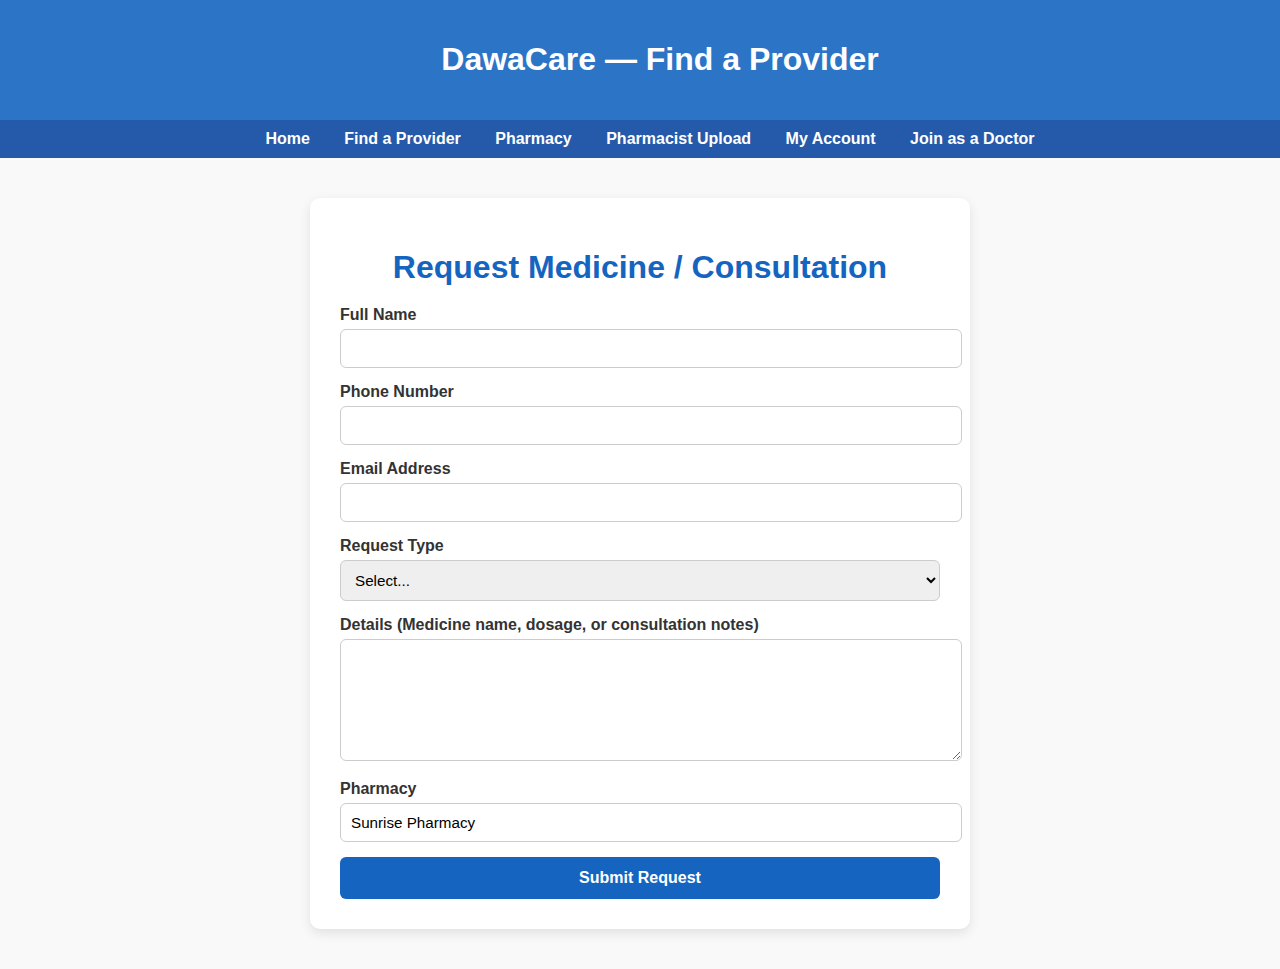
<file: order.html>
<!DOCTYPE html>
<html lang="en">
<head>
  <meta charset="UTF-8">
  <meta name="viewport" content="width=device-width, initial-scale=1.0">
  <title>Request Medicine / Consultation</title>
  <style>
    body {
      font-family: Arial, sans-serif;
      margin: 0;
      background-color: #f9f9f9;
    }

    header {
      background: rgba(21, 101, 192, 0.9);
      color: white;
      padding: 20px;
      text-align: center;
      width: 100%;
    }

     nav {
      background: rgba(13, 71, 161, 0.9);
      padding: 10px;
      text-align: center;
      width: 100%;
    }
    nav a {
      color: white;
      margin: 0 15px;
      text-decoration: none;
      font-weight: bold;
    }
    nav a:hover { text-decoration: underline; }

    .order-form {
      max-width: 600px;
      margin: 40px auto;
      background: white;
      padding: 30px;
      border-radius: 10px;
      box-shadow: 0 4px 12px rgba(0,0,0,0.1);
    }

    .order-form h1 {
      text-align: center;
      color: #1565C0;
      margin-bottom: 20px;
    }

    .form-group {
      margin-bottom: 15px;
    }

    .form-group label {
      display: block;
      font-weight: bold;
      margin-bottom: 5px;
      color: #333;
    }

    .form-group input,
    .form-group select,
    .form-group textarea {
      width: 100%;
      padding: 10px;
      border-radius: 6px;
      border: 1px solid #ccc;
      font-size: 0.95em;
    }

    .form-group textarea {
      resize: vertical;
      min-height: 100px;
    }

    .submit-btn {
      display: block;
      width: 100%;
      background-color: #1565C0;
      color: white;
      padding: 12px;
      border: none;
      border-radius: 6px;
      font-size: 1em;
      font-weight: bold;
      cursor: pointer;
      transition: background-color 0.2s ease;
    }

    .submit-btn:hover {
      background-color: #0d47a1;
    }
  </style>
</head>
<body>

    <header>
    <h1>DawaCare — Find a Provider</h1>
    
  </header>

  <nav>
    <a href="./index.html">Home</a>
    <a href="./providers.html">Find a Provider</a>
    <a href="./catalog.html">Pharmacy</a>
    <a href="./upload.html">Pharmacist Upload</a>
    <a href="./account.html">My Account</a>
    <a href="./doctor-register.html">Join as a Doctor</a>
  </nav>


  <section class="order-form">
    <h1>Request Medicine / Consultation</h1>
    <form id="orderForm">
      
      <!-- Patient Info -->
      <div class="form-group">
        <label for="name">Full Name</label>
        <input type="text" id="name" name="name" required>
      </div>

      <div class="form-group">
        <label for="phone">Phone Number</label>
        <input type="tel" id="phone" name="phone" required>
      </div>

      <div class="form-group">
        <label for="email">Email Address</label>
        <input type="email" id="email" name="email">
      </div>

      <!-- Request Type -->
      <div class="form-group">
        <label for="requestType">Request Type</label>
        <select id="requestType" name="requestType" required>
          <option value="">Select...</option>
          <option value="medicine">Medicine Request</option>
          <option value="consultation">Consultation Booking</option>
        </select>
      </div>

      <!-- Medicine / Consultation Details -->
      <div class="form-group">
        <label for="details">Details (Medicine name, dosage, or consultation notes)</label>
        <textarea id="details" name="details" required></textarea>
      </div>

      <!-- Pharmacy -->
      <div class="form-group">
        <label for="pharmacy">Pharmacy</label>
        <input type="text" id="pharmacy" name="pharmacy" value="Sunrise Pharmacy" readonly>
      </div>

      <!-- Submit -->
      <button type="submit" class="submit-btn">Submit Request</button>
    </form>
  </section>

  <script>
    document.getElementById('orderForm').addEventListener('submit', function(e) {
      e.preventDefault(); // Prevent page reload

      // Collect form data
      const orderData = {
        name: document.getElementById('name').value,
        phone: document.getElementById('phone').value,
        email: document.getElementById('email').value,
        requestType: document.getElementById('requestType').value,
        details: document.getElementById('details').value,
        pharmacy: document.getElementById('pharmacy').value
      };

      // Store in localStorage
      let orders = JSON.parse(localStorage.getItem('orders')) || [];
      orders.push(orderData);
      localStorage.setItem('orders', JSON.stringify(orders));

      // Confirmation
      alert("✅ Your request was successfull!");
      document.getElementById('orderForm').reset();
    });
  </script>

</body>
</html>
</file>
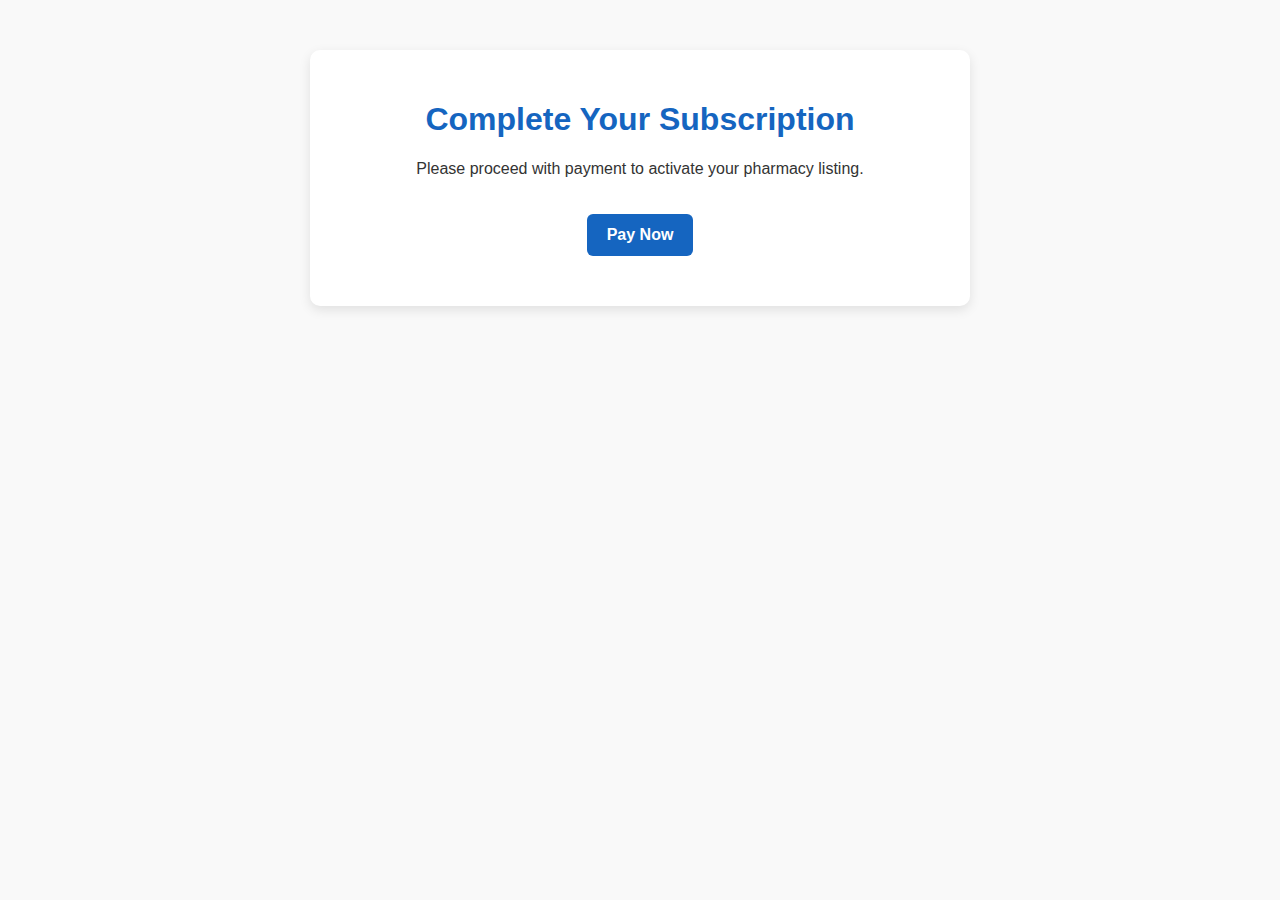
<file: payment.html>
<!DOCTYPE html>
<html lang="en">
<head>
  <meta charset="UTF-8">
  <meta name="viewport" content="width=device-width, initial-scale=1.0">
  <title>Pharmacy Payment</title>
  <style>
    body {
      font-family: Arial, sans-serif;
      background-color: #f9f9f9;
      margin: 0;
    }
    .payment-box {
      max-width: 600px;
      margin: 50px auto;
      background: white;
      padding: 30px;
      border-radius: 10px;
      box-shadow: 0 4px 12px rgba(0,0,0,0.1);
      text-align: center;
    }
    h1 {
      color: #1565C0;
    }
    p {
      font-size: 1em;
      color: #333;
    }
    .btn {
      display: inline-block;
      margin-top: 20px;
      background-color: #1565C0;
      color: white;
      padding: 12px 20px;
      border: none;
      border-radius: 6px;
      font-size: 1em;
      font-weight: bold;
      cursor: pointer;
      transition: background-color 0.2s ease;
    }
    .btn:hover {
      background-color: #0d47a1;
    }
    #status {
      margin-top: 20px;
      font-weight: bold;
      color: green;
    }
  </style>
</head>
<body>
  <div class="payment-box">
    <h1>Complete Your Subscription</h1>
    <p>Please proceed with payment to activate your pharmacy listing.</p>
    <button class="btn" onclick="simulatePayment()">Pay Now</button>
    <p id="status"></p>
  </div>

  <script>
    function simulatePayment() {
      document.getElementById('status').innerText = "Processing payment...";
      setTimeout(() => {
        document.getElementById('status').innerText = "✅ Payment Successful! Your pharmacy is now active.";
        // Redirect to dashboard after 2 seconds
        setTimeout(() => {
          window.location.href = "pharmacy-dashboard.html";
        }, 2000);
      }, 2000); // simulate 2s payment delay
    }
  </script>
</body>
</html>
</file>
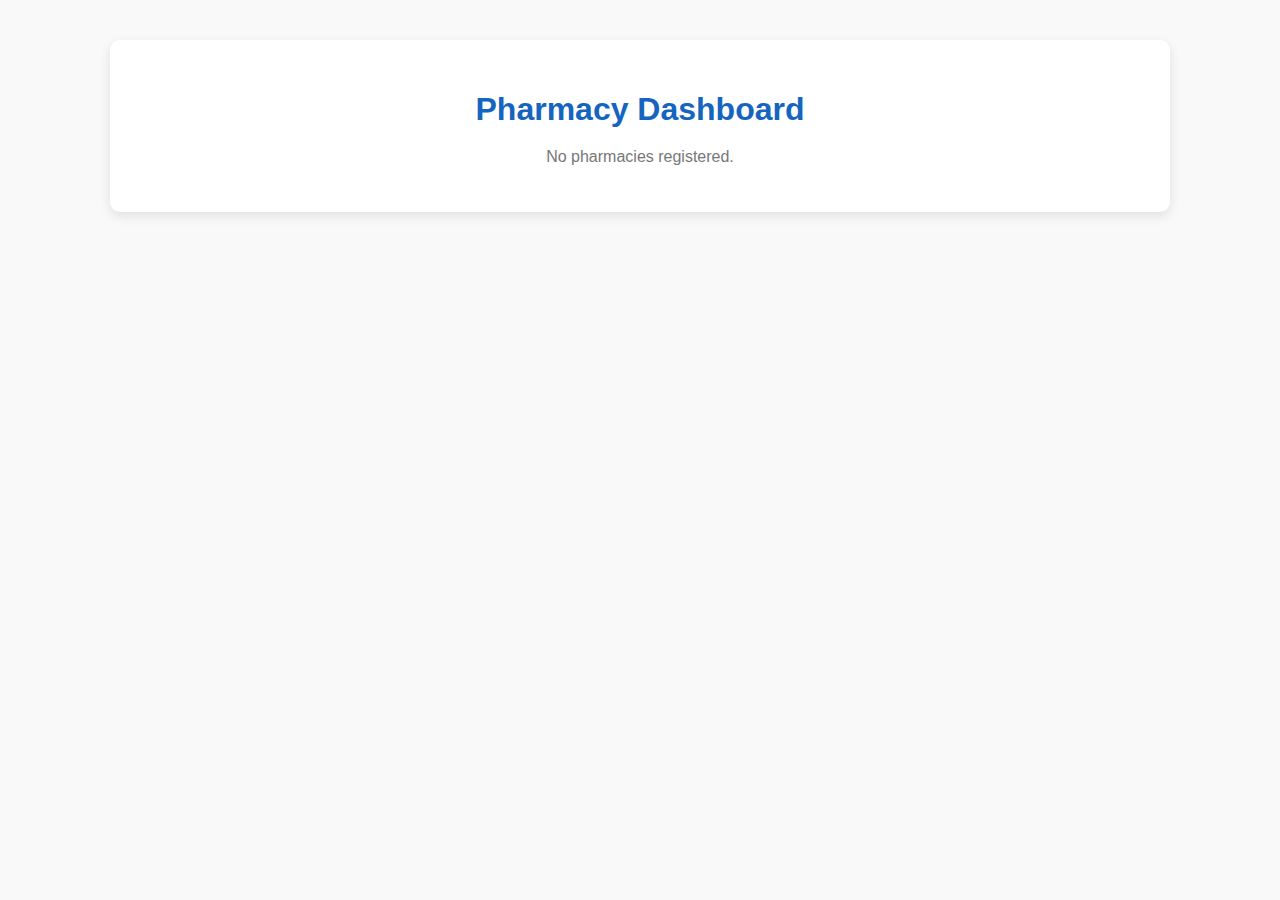
<file: pharmacy-dashboard.html>
<!DOCTYPE html>
<html lang="en">
<head>
  <meta charset="UTF-8">
  <meta name="viewport" content="width=device-width, initial-scale=1.0">
  <title>Pharmacy Dashboard</title>
  <style>
    body {
      font-family: Arial, sans-serif;
      margin: 0;
      background-color: #f9f9f9;
    }

    .dashboard {
      max-width: 1000px;
      margin: 40px auto;
      background: white;
      padding: 30px;
      border-radius: 10px;
      box-shadow: 0 4px 12px rgba(0,0,0,0.1);
    }

    .dashboard h1 {
      text-align: center;
      color: #1565C0;
      margin-bottom: 20px;
    }

    table {
      width: 100%;
      border-collapse: collapse;
      margin-top: 20px;
    }

    table, th, td {
      border: 1px solid #ddd;
    }

    th, td {
      padding: 12px;
      text-align: left;
    }

    th {
      background-color: #1565C0;
      color: white;
    }

    tr:nth-child(even) {
      background-color: #f2f2f2;
    }

    .action-btn {
      padding: 6px 10px;
      border: none;
      border-radius: 4px;
      cursor: pointer;
      font-weight: bold;
      margin-right: 5px;
    }

    .verify-btn {
      background-color: #5cb85c;
      color: white;
    }

    .verify-btn:hover {
      background-color: #4cae4c;
    }

    .upgrade-btn {
      background-color: #f0ad4e;
      color: white;
    }

    .upgrade-btn:hover {
      background-color: #ec971f;
    }

    .delete-btn {
      background-color: #d9534f;
      color: white;
    }

    .delete-btn:hover {
      background-color: #c9302c;
    }

    .no-pharmacies {
      text-align: center;
      color: #777;
      margin-top: 20px;
    }

    /* ---------------- Responsive Design ---------------- */

/* Tablets (max-width: 992px) */
@media (max-width: 992px) {
  .dashboard {
    padding: 20px;
  }

  table, th, td {
    font-size: 0.9em;
  }

  .action-btn {
    padding: 5px 8px;
    font-size: 0.85em;
  }
}

/* Mobile (max-width: 768px) */
@media (max-width: 768px) {
  .dashboard {
    margin: 20px;
    padding: 15px;
  }

  table {
    display: block;
    width: 100%;
    overflow-x: auto; /* allow horizontal scroll */
    -webkit-overflow-scrolling: touch;
  }

  th, td {
    white-space: nowrap; /* prevent text wrapping */
    font-size: 0.85em;
    padding: 8px;
  }

  .dashboard h1 {
    font-size: 1.5em;
  }

  .action-btn {
    display: block;
    margin: 5px 0;
    width: 100%;
    text-align: center;
  }
}

/* Small Mobile (max-width: 480px) */
@media (max-width: 480px) {
  .dashboard {
    margin: 10px;
    padding: 10px;
  }

  .dashboard h1 {
    font-size: 1.2em;
  }

  th, td {
    font-size: 0.75em;
    padding: 6px;
  }

  .action-btn {
    font-size: 0.75em;
    padding: 5px;
  }
}

  </style>
</head>
<body>

  <section class="dashboard">
    <h1>Pharmacy Dashboard</h1>
    <div id="pharmacyContainer"></div>
  </section>

  <script>
    function loadPharmacies() {
      const pharmacies = JSON.parse(localStorage.getItem('pharmacies')) || [];
      const container = document.getElementById('pharmacyContainer');

      if (pharmacies.length === 0) {
        container.innerHTML = "<p class='no-pharmacies'>No pharmacies registered.</p>";
        return;
      }

      let tableHTML = `
        <table>
          <thead>
            <tr>
              <th>Name</th>
              <th>License</th>
              <th>Contact</th>
              <th>Email</th>
              <th>Address</th>
              <th>Plan</th>
              <th>Actions</th>
            </tr>
          </thead>
          <tbody>
      `;

      pharmacies.forEach((pharmacy, index) => {
        tableHTML += `
          <tr>
            <td>${pharmacy.name}</td>
            <td>${pharmacy.license}</td>
            <td>${pharmacy.contact}</td>
            <td>${pharmacy.email}</td>
            <td>${pharmacy.address}</td>
            <td>${pharmacy.plan}</td>
            <td>
              <button class="action-btn verify-btn" onclick="verifyPharmacy(${index})">Verify</button>
              <button class="action-btn upgrade-btn" onclick="upgradePharmacy(${index})">Upgrade</button>
              <button class="action-btn delete-btn" onclick="deletePharmacy(${index})">Delete</button>
            </td>
          </tr>
        `;
      });

      tableHTML += "</tbody></table>";
      container.innerHTML = tableHTML;
    }

    function verifyPharmacy(index) {
      let pharmacies = JSON.parse(localStorage.getItem('pharmacies')) || [];
      pharmacies[index].plan = "Verified";
      localStorage.setItem('pharmacies', JSON.stringify(pharmacies));
      alert("✔ Pharmacy verified successfully!");
      loadPharmacies();
    }

    function upgradePharmacy(index) {
      let pharmacies = JSON.parse(localStorage.getItem('pharmacies')) || [];
      pharmacies[index].plan = "Premium";
      localStorage.setItem('pharmacies', JSON.stringify(pharmacies));
      alert("⭐ Pharmacy upgraded to Premium!");
      loadPharmacies();
    }

    function deletePharmacy(index) {
      let pharmacies = JSON.parse(localStorage.getItem('pharmacies')) || [];
      pharmacies.splice(index, 1);
      localStorage.setItem('pharmacies', JSON.stringify(pharmacies));
      alert("🗑️ Pharmacy deleted successfully!");
      loadPharmacies();
    }

    window.addEventListener('DOMContentLoaded', loadPharmacies);
  </script>

</body>
</html>
</file>
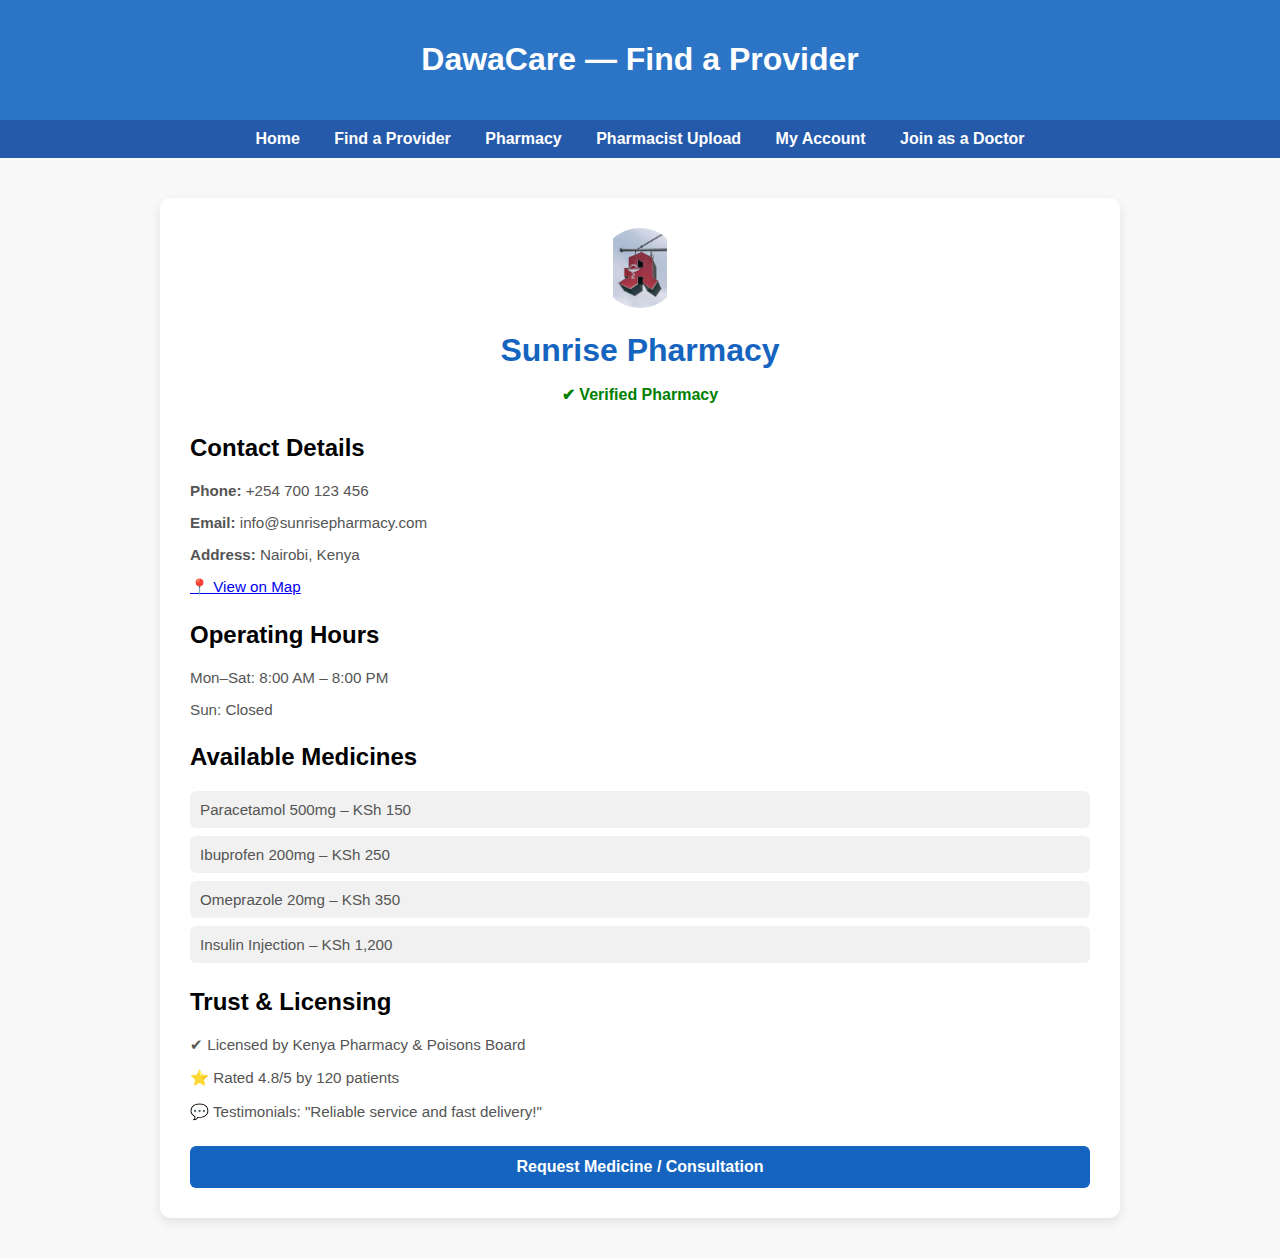
<file: pharmacy-sunrise.html>
<!DOCTYPE html>
<html lang="en">
<head>
  <meta charset="UTF-8">
  <meta name="viewport" content="width=device-width, initial-scale=1.0">
  <title>Sunrise Pharmacy</title>
  <style>
    body {
      font-family: Arial, sans-serif;
      margin: 0;
      background-color: #f9f9f9;
    }

     header {
      background: rgba(21, 101, 192, 0.9);
      color: white;
      padding: 20px;
      text-align: center;
    }
    nav {
      background: rgba(13, 71, 161, 0.9);
      padding: 10px;
      text-align: center;
    }
    nav a {
      color: white;
      margin: 0 15px;
      text-decoration: none;
      font-weight: bold;
    }
    nav a:hover { text-decoration: underline; }


    .pharmacy-profile {
      max-width: 900px;
      margin: 40px auto;
      background: white;
      padding: 30px;
      border-radius: 10px;
      box-shadow: 0 4px 12px rgba(0,0,0,0.1);
    }

    .pharmacy-header {
      text-align: center;
      margin-bottom: 30px;
    }

    .pharmacy-logo {
      width: 80px;
      height: 80px;
      object-fit: contain;
      border-radius: 50%;
      margin-bottom: 10px;
    }

    .pharmacy-header h1 {
      color: #1565C0;
      margin: 10px 0;
    }

    .contact-info, .hours, .catalog, .trust-signals {
      margin-bottom: 25px;
    }

    .contact-info p, .hours p, .catalog li, .trust-signals p {
      font-size: 0.95em;
      color: #555;
    }

    .catalog ul {
      list-style: none;
      padding: 0;
    }

    .catalog li {
      background: #f1f1f1;
      margin: 8px 0;
      padding: 10px;
      border-radius: 6px;
    }

    .verified {
      color: green;
      font-weight: bold;
    }

    .order-btn {
      display: block;
      text-align: center;
      background-color: #1565C0;
      color: white;
      padding: 12px 20px;
      border-radius: 6px;
      text-decoration: none;
      font-weight: bold;
      transition: background-color 0.2s ease;
    }

    .order-btn:hover {
      background-color: #0d47a1;
    }
  </style>
</head>
<body>

    <header>
    <h1>DawaCare — Find a Provider</h1>
  </header>

  <nav>
    <a href="./index.html">Home</a>
    <a href="./providers.html">Find a Provider</a>
    <a href="./catalog.html">Pharmacy</a>
    <a href="./upload.html">Pharmacist Upload</a>
    <a href="./account.html">My Account</a>
    <a href="./doctor-register.html">Join as a Doctor</a>
  </nav>

  <section class="pharmacy-profile">
    <!-- Header -->
    <div class="pharmacy-header">
      <img src="./images/pexels-guvo59-33016276.jpg" alt="Sunrise Pharmacy Logo" class="pharmacy-logo">
      <h1>Sunrise Pharmacy</h1>
      <p class="verified">✔ Verified Pharmacy</p>
    </div>

    <!-- Contact Info -->
    <div class="contact-info">
      <h2>Contact Details</h2>
      <p><strong>Phone:</strong> +254 700 123 456</p>
      <p><strong>Email:</strong> info@sunrisepharmacy.com</p>
      <p><strong>Address:</strong> Nairobi, Kenya</p>
      <p><a href="https://maps.google.com?q=Sunrise+Pharmacy+Nairobi" target="_blank">📍 View on Map</a></p>
    </div>

    <!-- Operating Hours -->
    <div class="hours">
      <h2>Operating Hours</h2>
      <p>Mon–Sat: 8:00 AM – 8:00 PM</p>
      <p>Sun: Closed</p>
    </div>

    <!-- Catalog -->
    <div class="catalog">
      <h2>Available Medicines</h2>
      <ul>
        <li>Paracetamol 500mg – KSh 150</li>
        <li>Ibuprofen 200mg – KSh 250</li>
        <li>Omeprazole 20mg – KSh 350</li>
        <li>Insulin Injection – KSh 1,200</li>
      </ul>
    </div>

    <!-- Trust Signals -->
    <div class="trust-signals">
      <h2>Trust & Licensing</h2>
      <p>✔ Licensed by Kenya Pharmacy & Poisons Board</p>
      <p>⭐ Rated 4.8/5 by 120 patients</p>
      <p>💬 Testimonials: "Reliable service and fast delivery!"</p>
    </div>

    <!-- Order Button -->
    <a href="./order.html" class="order-btn">Request Medicine / Consultation</a>
  </section>

</body>
</html>
</file>
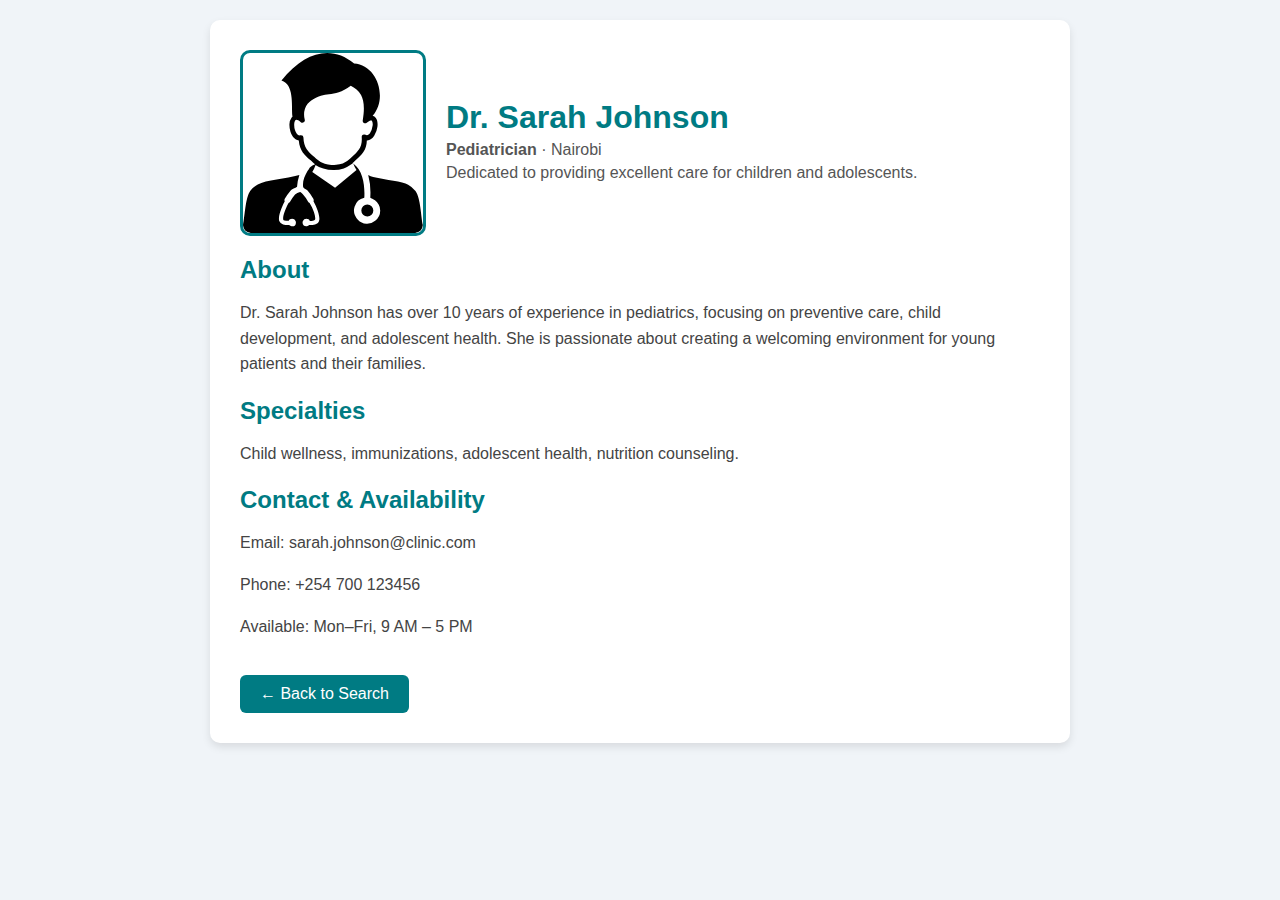
<file: profile-sarah-johnson.html>
<!DOCTYPE html>
<html lang="en">
<head>
  <meta charset="UTF-8" />
  <meta name="viewport" content="width=device-width, initial-scale=1.0"/>
  <title>Dr. Sarah Johnson - Profile</title>
  <style>
    body {
      font-family: 'Segoe UI', sans-serif;
      background: #f0f4f8;
      margin: 0;
      padding: 20px;
    }

    .profile-container {
      max-width: 800px;
      margin: 0 auto;
      background: white;
      border-radius: 10px;
      box-shadow: 0 4px 8px rgba(0,0,0,0.1);
      padding: 30px;
    }

    .profile-header {
      display: flex;
      align-items: center;
      gap: 20px;
      margin-bottom: 20px;
    }

    .profile-header img {
      width: 180px;
      height: 180px;
      object-fit: cover;
      border-radius: 10px;
      border: 3px solid #007b83;
    }

    .profile-header h1 {
      margin: 0;
      color: #007b83;
    }

    .profile-header p {
      margin: 5px 0;
      color: #555;
    }

    .section {
      margin-top: 20px;
    }

    .section h2 {
      color: #007b83;
      margin-bottom: 10px;
    }

    .section p {
      color: #444;
      line-height: 1.6;
    }

    .btn {
      display: inline-block;
      margin-top: 20px;
      background: #007b83;
      color: white;
      padding: 10px 20px;
      border-radius: 6px;
      text-decoration: none;
      transition: background 0.3s ease;
    }

    .btn:hover {
      background: #005f66;
    }
  </style>
</head>
<body>

  <div class="profile-container">
    <div class="profile-header">
      <img src="./images/doctor-icon.svg" alt="Dr. Sarah Johnson" />
      <div>
        <h1>Dr. Sarah Johnson</h1>
        <p><strong>Pediatrician</strong> · Nairobi</p>
        <p>Dedicated to providing excellent care for children and adolescents.</p>
      </div>
    </div>

    <div class="section">
      <h2>About</h2>
      <p>Dr. Sarah Johnson has over 10 years of experience in pediatrics, focusing on preventive care, child development, and adolescent health. She is passionate about creating a welcoming environment for young patients and their families.</p>
    </div>

    <div class="section">
      <h2>Specialties</h2>
      <p>Child wellness, immunizations, adolescent health, nutrition counseling.</p>
    </div>

    <div class="section">
      <h2>Contact & Availability</h2>
      <p>Email: sarah.johnson@clinic.com</p>
      <p>Phone: +254 700 123456</p>
      <p>Available: Mon–Fri, 9 AM – 5 PM</p>
    </div>

    <a href="./providers.html" class="btn">← Back to Search</a>
  </div>

</body>
</html>
</file>
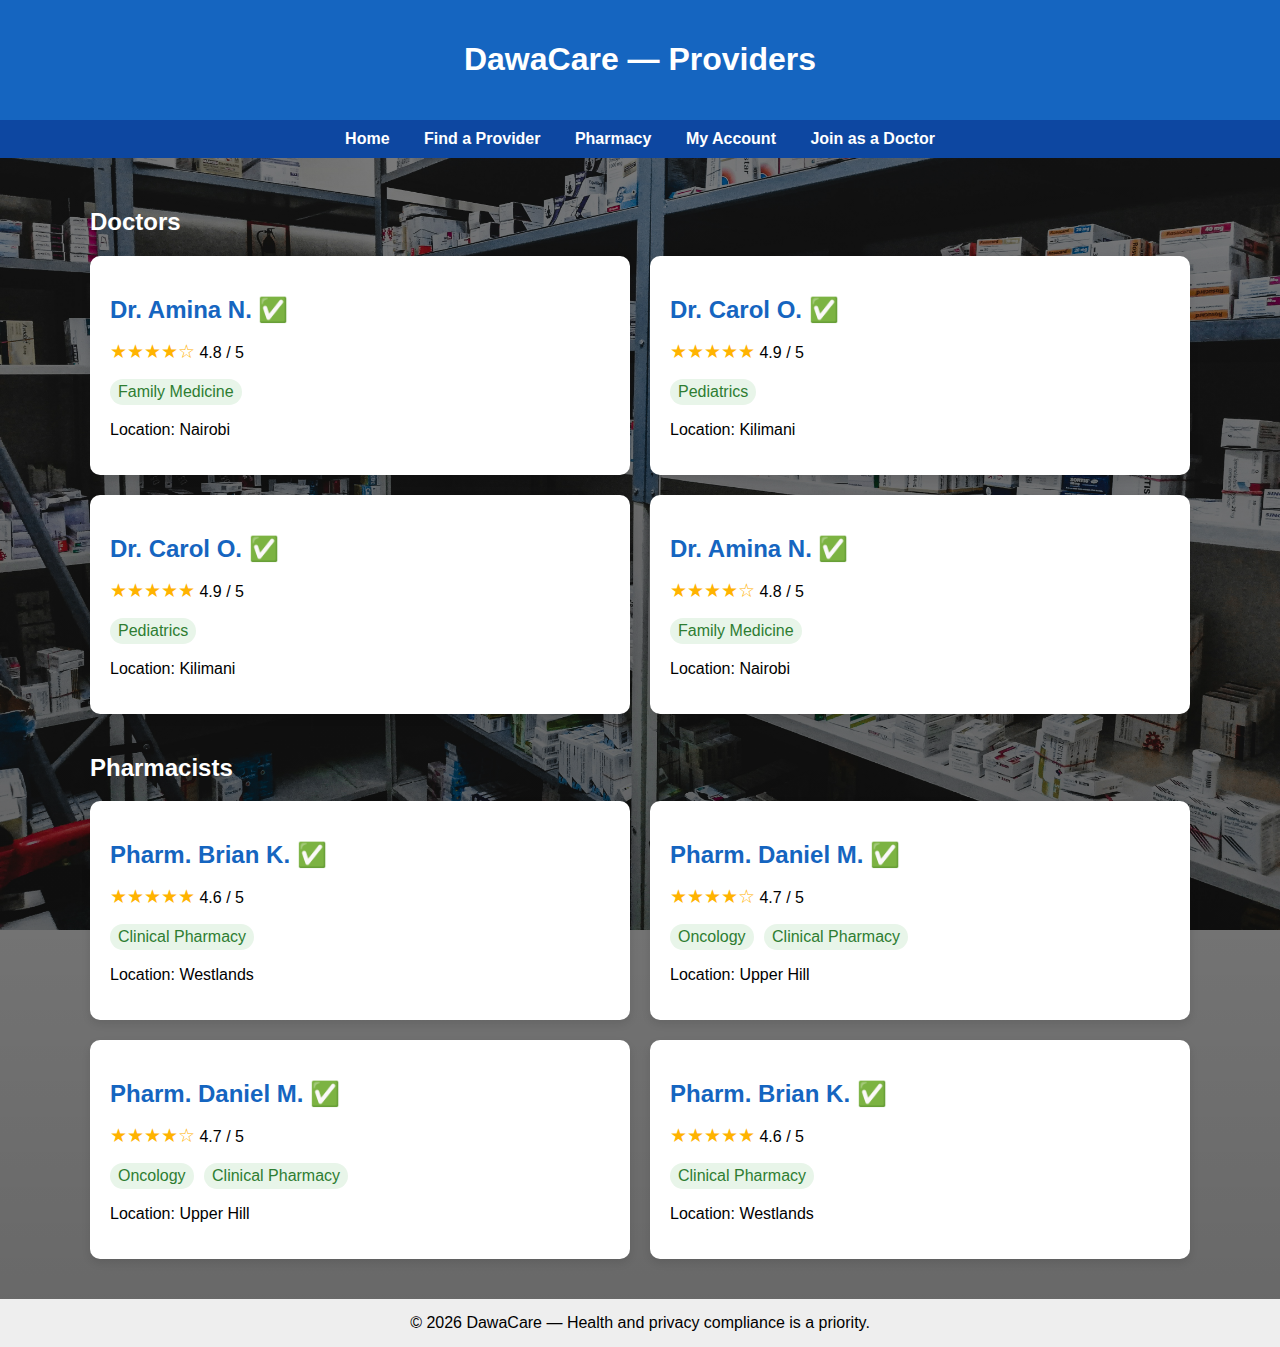
<file: providers.html>
<!doctype html>
<html lang="en">
  <head>
    <meta charset="UTF-8" />
    <meta name="viewport" content="width=device-width, initial-scale=1.0" />
    <title>DawaCare — Providers</title>
    <style>
      body {
        font-family: Arial, sans-serif;
        margin: 0;
        background:
          linear-gradient(rgba(0, 0, 0, 0.446), rgba(0, 0, 0, 0.596)),
          url(./arpad-czapp-tvP6pCnq9iI-unsplash.jpg) no-repeat center center
            fixed;
        background-size: cover;
      }
      header {
        background: #1565c0;
        color: white;
        padding: 20px;
        text-align: center;
      }
      nav {
        background: #0d47a1;
        padding: 10px;
        text-align: center;
      }
      nav a {
        color: white;
        margin: 0 15px;
        text-decoration: none;
        font-weight: bold;
      }
      .container {
        max-width: 1100px;
        margin: 20px auto;
        padding: 10px;
      }
      .grid {
        display: grid;
        grid-template-columns: 1fr 1fr;
        gap: 20px;
      }
      #doc {
        color: white;
      }
      .provider-card {
        background: white;
        border-radius: 10px;
        padding: 20px;
        box-shadow: 0 4px 8px rgba(0, 0, 0, 0.1);
      }
      .provider-card h2 {
        color: #1565c0;
        margin-bottom: 10px;
      }
      .stars {
        color: #ffb300;
        font-size: 1.2em;
      }
      .badge {
        display: inline-block;
        background: #e8f5e9;
        color: #2e7d32;
        padding: 4px 8px;
        border-radius: 999px;
        margin-right: 6px;
      }
      footer {
        background: #eee;
        text-align: center;
        padding: 15px;
        margin-top: 30px;
      }
    </style>
  </head>
  <body>
    <header><h1>DawaCare — Providers</h1></header>
    <nav>
      <a href="./index.html">Home</a>
      <a href="./providers.html">Find a Provider</a>
      <a href="./catalog.html">Pharmacy</a>
      <a href="./account.html">My Account</a>
      <a href="./doctor-register.html">Join as a Doctor</a>
    </nav>

    <div class="container">
      <h2 id="doc">Doctors</h2>
      <div class="grid">
        <div class="provider-card">
          <h2>Dr. Amina N. ✅</h2>
          <p><span class="stars">★★★★☆</span> 4.8 / 5</p>
          <p><span class="badge">Family Medicine</span></p>
          <p>Location: Nairobi</p>
        </div>
        <div class="provider-card">
          <h2>Dr. Carol O. ✅</h2>
          <p><span class="stars">★★★★★</span> 4.9 / 5</p>
          <p><span class="badge">Pediatrics</span></p>
          <p>Location: Kilimani</p>
        </div>
        <div class="provider-card">
          <h2>Dr. Carol O. ✅</h2>
          <p><span class="stars">★★★★★</span> 4.9 / 5</p>
          <p><span class="badge">Pediatrics</span></p>
          <p>Location: Kilimani</p>
        </div>
        <div class="provider-card">
          <h2>Dr. Amina N. ✅</h2>
          <p><span class="stars">★★★★☆</span> 4.8 / 5</p>
          <p><span class="badge">Family Medicine</span></p>
          <p>Location: Nairobi</p>
        </div>
      </div>
      <!--  -->
      <h2 style="margin-top: 40px" id="doc">Pharmacists</h2>
      <div class="grid">
        <div class="provider-card">
          <h2>Pharm. Brian K. ✅</h2>
          <p><span class="stars">★★★★★</span> 4.6 / 5</p>
          <p><span class="badge">Clinical Pharmacy</span></p>
          <p>Location: Westlands</p>
        </div>
        <div class="provider-card">
          <h2>Pharm. Daniel M. ✅</h2>
          <p><span class="stars">★★★★☆</span> 4.7 / 5</p>
          <p>
            <span class="badge">Oncology</span>
            <span class="badge">Clinical Pharmacy</span>
          </p>
          <p>Location: Upper Hill</p>
        </div>
        <div class="provider-card">
          <h2>Pharm. Daniel M. ✅</h2>
          <p><span class="stars">★★★★☆</span> 4.7 / 5</p>
          <p>
            <span class="badge">Oncology</span>
            <span class="badge">Clinical Pharmacy</span>
          </p>
          <p>Location: Upper Hill</p>
        </div>
        <div class="provider-card">
          <h2>Pharm. Brian K. ✅</h2>
          <p><span class="stars">★★★★★</span> 4.6 / 5</p>
          <p><span class="badge">Clinical Pharmacy</span></p>
          <p>Location: Westlands</p>
        </div>
      </div>
    </div>

    <footer>
      &copy; 2026 DawaCare — Health and privacy compliance is a priority.
    </footer>
  </body>
</html>
</file>
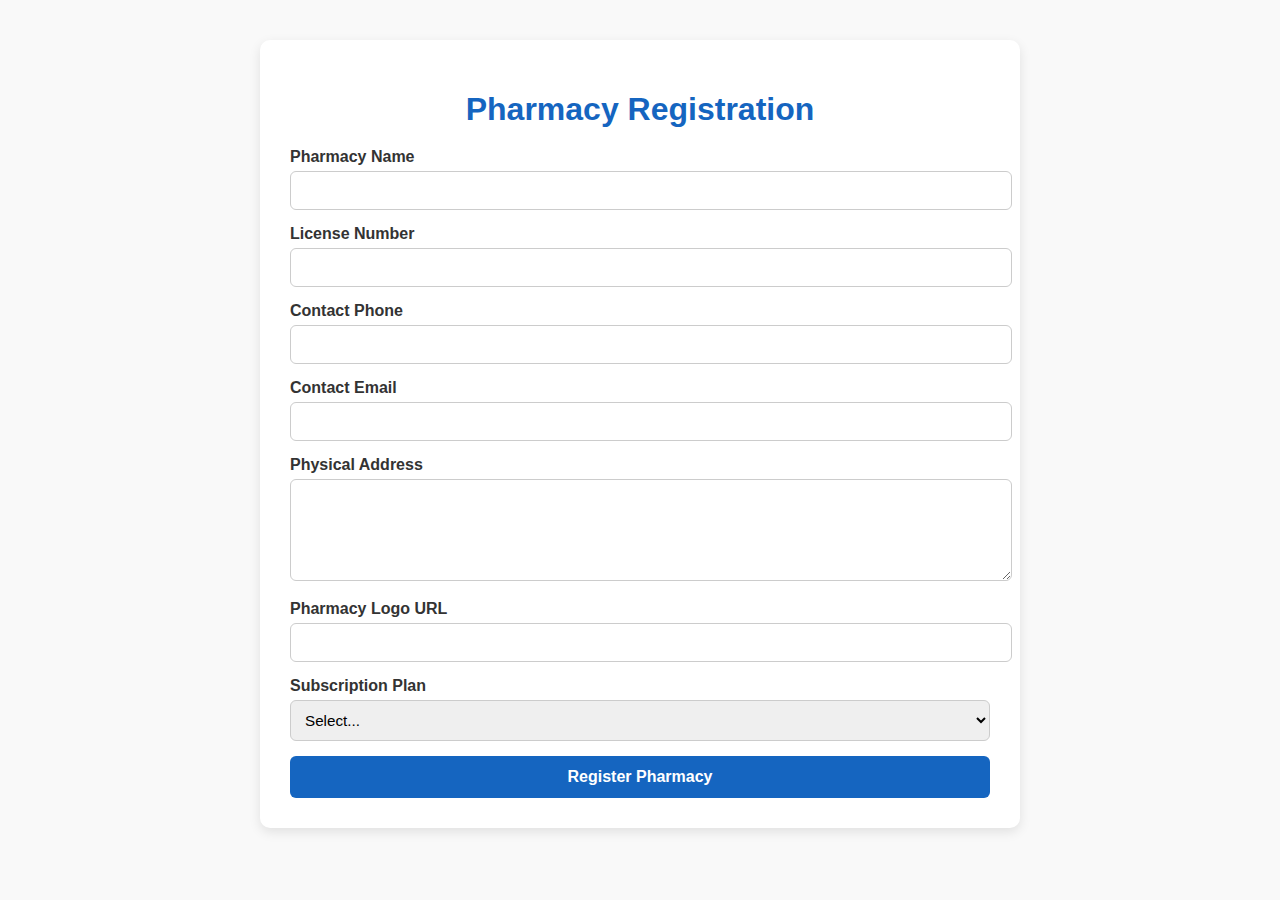
<file: register-pharmacy.html>
<!DOCTYPE html>
<html lang="en">
<head>
  <meta charset="UTF-8">
  <meta name="viewport" content="width=device-width, initial-scale=1.0">
  <title>Pharmacy Registration</title>
  <style>
    body {
      font-family: Arial, sans-serif;
      margin: 0;
      background-color: #f9f9f9;
    }

    .registration-form {
      max-width: 700px;
      margin: 40px auto;
      background: white;
      padding: 30px;
      border-radius: 10px;
      box-shadow: 0 4px 12px rgba(0,0,0,0.1);
    }

    .registration-form h1 {
      text-align: center;
      color: #1565C0;
      margin-bottom: 20px;
    }

    .form-group {
      margin-bottom: 15px;
    }

    .form-group label {
      display: block;
      font-weight: bold;
      margin-bottom: 5px;
      color: #333;
    }

    .form-group input,
    .form-group textarea,
    .form-group select {
      width: 100%;
      padding: 10px;
      border-radius: 6px;
      border: 1px solid #ccc;
      font-size: 0.95em;
    }

    .form-group textarea {
      resize: vertical;
      min-height: 80px;
    }

    .submit-btn {
      display: block;
      width: 100%;
      background-color: #1565C0;
      color: white;
      padding: 12px;
      border: none;
      border-radius: 6px;
      font-size: 1em;
      font-weight: bold;
      cursor: pointer;
      transition: background-color 0.2s ease;
    }

    .submit-btn:hover {
      background-color: #0d47a1;
    }
  </style>
</head>
<body>

  <section class="registration-form">
    <h1>Pharmacy Registration</h1>
    <form id="pharmacyForm">
      
      <div class="form-group">
        <label for="pharmacyName">Pharmacy Name</label>
        <input type="text" id="pharmacyName" required>
      </div>

      <div class="form-group">
        <label for="license">License Number</label>
        <input type="text" id="license" required>
      </div>

      <div class="form-group">
        <label for="contact">Contact Phone</label>
        <input type="tel" id="contact" required>
      </div>

      <div class="form-group">
        <label for="email">Contact Email</label>
        <input type="email" id="email" required>
      </div>

      <div class="form-group">
        <label for="address">Physical Address</label>
        <textarea id="address" required></textarea>
      </div>

      <div class="form-group">
        <label for="logo">Pharmacy Logo URL</label>
        <input type="text" id="logo" required>
      </div>

      <div class="form-group">
        <label for="plan">Subscription Plan</label>
        <select id="plan" required>
          <option value="">Select...</option>
          <option value="basic">Basic (Free Listing)</option>
          <option value="premium">Premium (Highlighted + Verified Badge)</option>
        </select>
      </div>

      <button type="submit" class="submit-btn">Register Pharmacy</button>
    </form>
  </section>

  <script>
    document.getElementById('pharmacyForm').addEventListener('submit', function(e) {
      e.preventDefault();

      const pharmacy = {
        name: document.getElementById('pharmacyName').value,
        license: document.getElementById('license').value,
        contact: document.getElementById('contact').value,
        email: document.getElementById('email').value,
        address: document.getElementById('address').value,
        logo: document.getElementById('logo').value,
        plan: document.getElementById('plan').value
      };

      let pharmacies = JSON.parse(localStorage.getItem('pharmacies')) || [];
      pharmacies.push(pharmacy);
      localStorage.setItem('pharmacies', JSON.stringify(pharmacies));

      alert("✅ Pharmacy registered successfully!");

      // Redirect to payment page
      window.location.href = "payment.html";
    });
  </script>

</body>
</html>
</file>
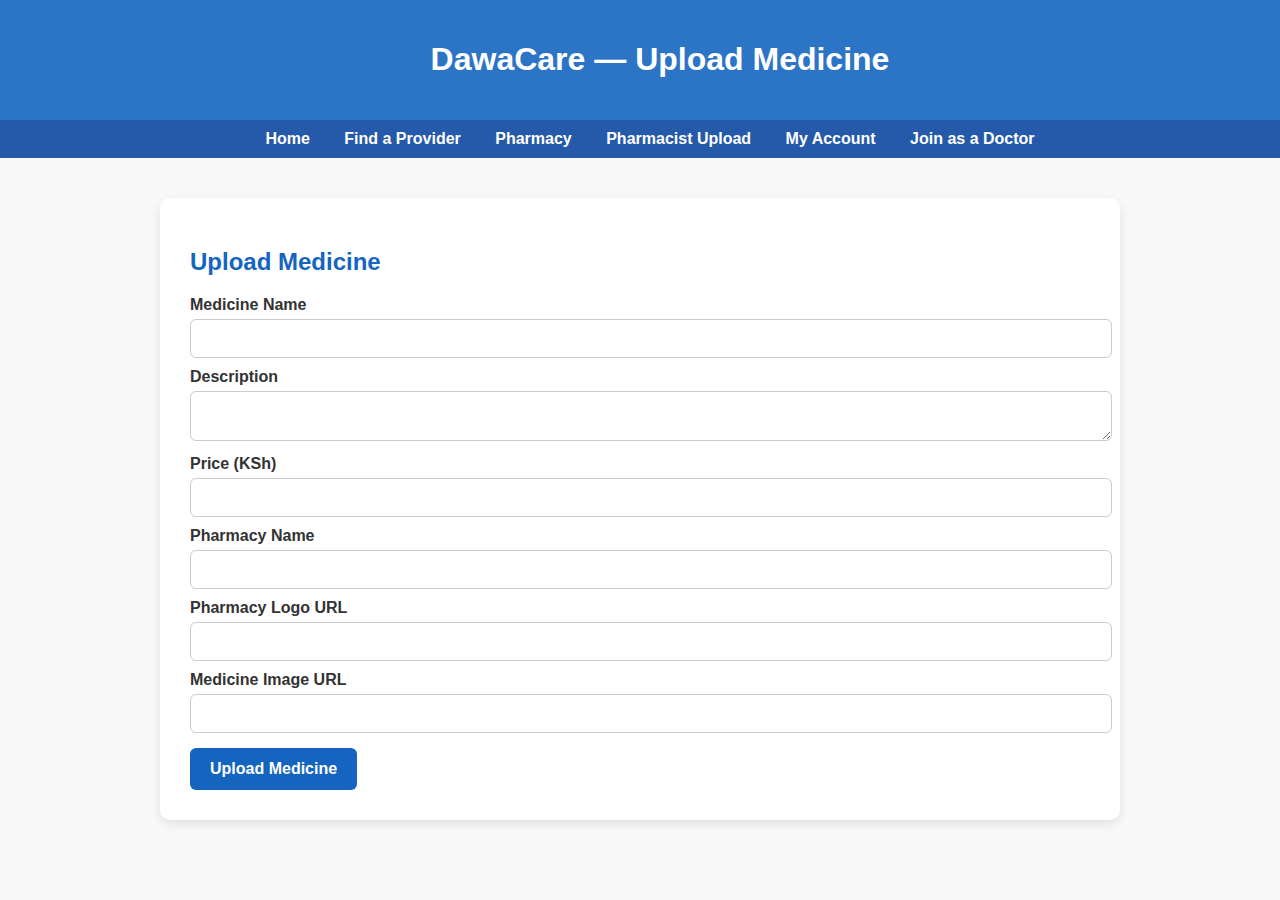
<file: upload.html>
<!DOCTYPE html>
<html lang="en">
<head>
  <meta charset="UTF-8">
  <meta name="viewport" content="width=device-width, initial-scale=1.0">
  <title>Pharmacy Medicine Upload</title>
  <style>
    body {
      font-family: Arial, sans-serif;
      margin: 0;
      background-color: #f9f9f9;
    }

    header {
      background: rgba(21, 101, 192, 0.9);
      color: white;
      padding: 20px;
      text-align: center;
      width: 100%;
    }
    nav {
      background: rgba(13, 71, 161, 0.9);
      padding: 10px;
      text-align: center;
      width: 100%;
    }
    nav a {
      color: white;
      margin: 0 15px;
      text-decoration: none;
      font-weight: bold;
    }
    nav a:hover { text-decoration: underline; }

    h2 {
      color: #1565C0;
    }

    .upload-form, .pharmacy-catalog {
      max-width: 900px;
      margin: 40px auto;
      background: white;
      padding: 30px;
      border-radius: 10px;
      box-shadow: 0 4px 12px rgba(0,0,0,0.1);
    }

    .upload-form label {
      display: block;
      margin-top: 10px;
      font-weight: bold;
      color: #333;
    }

    .upload-form input, .upload-form textarea {
      width: 100%;
      padding: 10px;
      margin-top: 5px;
      border-radius: 6px;
      border: 1px solid #ccc;
      font-size: 0.95em;
    }

    .upload-form button {
      margin-top: 15px;
      background-color: #1565C0;
      color: white;
      padding: 12px 20px;
      border: none;
      border-radius: 6px;
      font-size: 1em;
      font-weight: bold;
      cursor: pointer;
      transition: background-color 0.2s ease;
    }

    .upload-form button:hover {
      background-color: #0d47a1;
    }

    .catalog-grid {
      display: grid;
      grid-template-columns: repeat(auto-fit, minmax(280px, 1fr));
      gap: 30px;
      margin-top: 20px;
    }

    .medicine-card {
      background: white;
      border-radius: 10px;
      padding: 20px;
      box-shadow: 0 4px 8px rgba(0,0,0,0.1);
      text-align: left;
      transition: transform 0.2s ease, box-shadow 0.2s ease;
    }

    .medicine-card:hover {
      transform: translateY(-5px);
      box-shadow: 0 6px 12px rgba(0,0,0,0.15);
    }

    .medicine-img {
      width: 100%;
      height: 180px;
      object-fit: cover;
      border-radius: 8px;
      margin-bottom: 15px;
    }

    .medicine-info h3 {
      color: #1565C0;
      margin-bottom: 10px;
    }

    .provider {
      display: flex;
      align-items: center;
      margin: 10px 0;
    }

    .pharmacy-logo {
      width: 40px;
      height: 40px;
      object-fit: contain;
      margin-right: 10px;
      border-radius: 50%;
    }

    .view-link {
      display: inline-block;
      margin-top: 10px;
      background-color: #1565C0;
      color: white;
      padding: 8px 12px;
      border-radius: 6px;
      text-decoration: none;
      font-weight: bold;
      transition: background-color 0.2s ease;
    }

    .view-link:hover {
      background-color: #0d47a1;
    }
  </style>
</head>
<body>

    <header>
    <h1>DawaCare — Upload Medicine</h1>
    
  </header>

  <nav>
    <a href="./index.html">Home</a>
    <a href="./providers.html">Find a Provider</a>
    <a href="./catalog.html">Pharmacy</a>
    <a href="./upload.html">Pharmacist Upload</a>
    <a href="./account.html">My Account</a>
    <a href="./doctor-register.html">Join as a Doctor</a>
  </nav>

  <!-- Upload Form -->
  <section class="upload-form">
    <h2>Upload Medicine</h2>
    <form id="medicineForm">
      <label>Medicine Name</label>
      <input type="text" id="medName" required>

      <label>Description</label>
      <textarea id="medDesc" required></textarea>

      <label>Price (KSh)</label>
      <input type="number" id="medPrice" required>

      <label>Pharmacy Name</label>
      <input type="text" id="pharmacyName" required>

      <label>Pharmacy Logo URL</label>
      <input type="text" id="pharmacyLogo" required>

      <label>Medicine Image URL</label>
      <input type="text" id="medImage" required>

      <button type="submit">Upload Medicine</button>
    </form>
  </section>


  <script>
    // Handle form submission
    document.getElementById('medicineForm').addEventListener('submit', function(e) {
      e.preventDefault();

      const medicine = {
        name: document.getElementById('medName').value,
        desc: document.getElementById('medDesc').value,
        price: document.getElementById('medPrice').value,
        pharmacy: document.getElementById('pharmacyName').value,
        logo: document.getElementById('pharmacyLogo').value,
        image: document.getElementById('medImage').value
      };

      let medicines = JSON.parse(localStorage.getItem('medicines')) || [];
      medicines.push(medicine);
      localStorage.setItem('medicines', JSON.stringify(medicines));

      alert("✅ Medicine uploaded successfully!");
      document.getElementById('medicineForm').reset();
      loadMedicines();
    });

    // Load medicines into catalog
    
  </script>

</body>
</html>
</file>
<file: styles.css>
* {
  margin: 0;
  padding: 0;
  font-family: "Segoe UI", sans-serif;
}

nav {
  display: flex;
  justify-content: space-between;
  align-items: center;
  /* border: 1px solid red; */
  padding: 20px;
  background: #1a3c6e;
  position: fixed;
  width: 100%;
}
.logo {
  font-size: 40px;
  font-weight: bold;
  color: #00a884;
}

nav a {
  font-size: 20px;
  text-decoration: none;
  color: #fff;
  font-weight: 500;
  padding: 0 10px;
}

/* Header */
header {
  background:
    linear-gradient(rgba(0, 0, 0, 0.6), rgba(0, 0, 0, 0.4)),
    url(./images/Is\ It\ Legal\ to\ Have\ Multiple\ Health\ Insurance\ Policies\ in\ the\ UAE_.jpeg)
      no-repeat center center fixed;
  background-size: cover;
  width: 100%;
  height: 85vh;
  display: flex;
  flex-direction: column;
  /* align-items: center; */
  justify-content: center;
}

/* Hero Section */
.hero {

  display: flex;
  flex-direction: column;
  align-items: center;
  justify-content: center;
  padding: 100px 40px;
  min-height: 100vh; /* Ensures full viewport height */
  text-align: center;
}



.hero h1 {
  text-align: center;
  line-height: 110px;
  color: #fff;
  font-size: 60px;
  font-weight: 900;
  margin-bottom: 60px;
}

.cta-buttons .btn {
  padding: 12px 24px;
  margin: 10px;
  border-radius: 6px;
  text-decoration: none;
  font-weight: bold;
}

.btn-primary {
  background-color: #1a3c6e;
  color: white;
}

.btn-secondary {
  background-color: #2e8b57;
  color: white;
}

/* Services Section */
.services {
  display: flex;
  justify-content: space-around;
  padding: 60px 40px;
  margin: 50px 0;
  /* background: #2e8b57; */
}

.card {
  background: #0d47a1;
  /* color: #333; */
  color: white;
  padding: 40px 10px;
  border-radius: 8px;
  width: 28%;
  box-shadow: 0 2px 6px rgba(0, 0, 0, 0.2);
  text-align: center;
  cursor: pointer;
}
.card:hover {
  transform: translateY(-5px);
  box-shadow: 0 6px 12px rgba(0,0,0,0.15);
}
.card-img {
  width: 70px;
  height: auto;
  margin-bottom: 30px;
}

.card h2 {
  /* color: #1a3c6e; */
  color: #fff;
  font-size: 25px;
}
.card p {
  padding: 12px 0;
  font-size: 18px;
}
.card a {
  display: inline-block;
  font-size: 20px;
  margin-top: 10px;
  /* color: #1a3c6e; */
  color: #fff;
  font-weight: bold;
  text-decoration: none;
}

.card a:hover {
  margin-left: 5px;
  transition: 0.3s;
  color: red;
}
/* Footer */
footer {
  text-align: center;
  padding: 20px;
  background: rgba(0, 0, 0, 0.6);
  font-size: 14px;
}
/* ------------------------------ */
.health-highlights {
  /* background-color: #f5f5f5; */
  background: #0d47a1;
  padding: 40px 20px;
  text-align: center;
}

.health-highlights h2 {
  font-size: 2em;
  font-weight: 300;
  /* color: #1565c0; */
  color: #fff;
  margin-bottom: 30px;
}

.highlight-columns {
  display: flex;
  flex-wrap: wrap;
  justify-content: center;
  gap: 30px;
}

.highlight-box {
  background: white;
  border-radius: 10px;
  padding: 20px;
  max-width: 300px;
  box-shadow: 0 4px 8px rgba(0, 0, 0, 0.1);
  text-align: center;
}

.highlight-box .icon {
  font-size: 2.5em;
  color: #1565c0;
  margin-bottom: 15px;
}

.highlight-box h3 {
  font-size: 1.2em;
  margin-bottom: 10px;
  color: #333;
}

.highlight-box p {
  font-size: 0.95em;
  color: #555;
  margin-bottom: 15px;
}

.read-more {
  color: #1565c0;
  text-decoration: none;
  font-weight: bold;
}

.read-more:hover {
  text-decoration: underline;
}
/* ----------------------------------- */
.our-services {
  background-color: #e7f2fa;
  padding: 50px 20px;
  text-align: center;
}

.our-services h2 {
  font-size: 2em;
  color: #1565C0;
  margin-bottom: 40px;
}

.service-grid {
  display: grid;
  grid-template-columns: repeat(auto-fit, minmax(280px, 1fr));
  gap: 30px;
  max-width: 1200px;
  margin: 0 auto;
}

.service-box {
  background: white;
  border-radius: 10px;
  padding: 20px;
  box-shadow: 0 4px 8px rgba(0,0,0,0.1);
  text-align: left;
  cursor: pointer;
}
.service-box img {
  width: 100%;
  height: 180px;
  object-fit: cover;
  border-radius: 8px;
  margin-bottom: 15px;
}

.service-box h3 {
  color: #1565C0;
  margin-bottom: 10px;
}

.service-box p {
  color: #555;
  font-size: 0.95em;
}

.reach-out {
  margin-top: 40px;
}

.reach-btn {
  background-color: #1565C0;
  color: white;
  padding: 12px 24px;
  border-radius: 6px;
  text-decoration: none;
  font-weight: bold;
}

.reach-btn:hover {
  background-color: #0d47a1;
}
</file>
